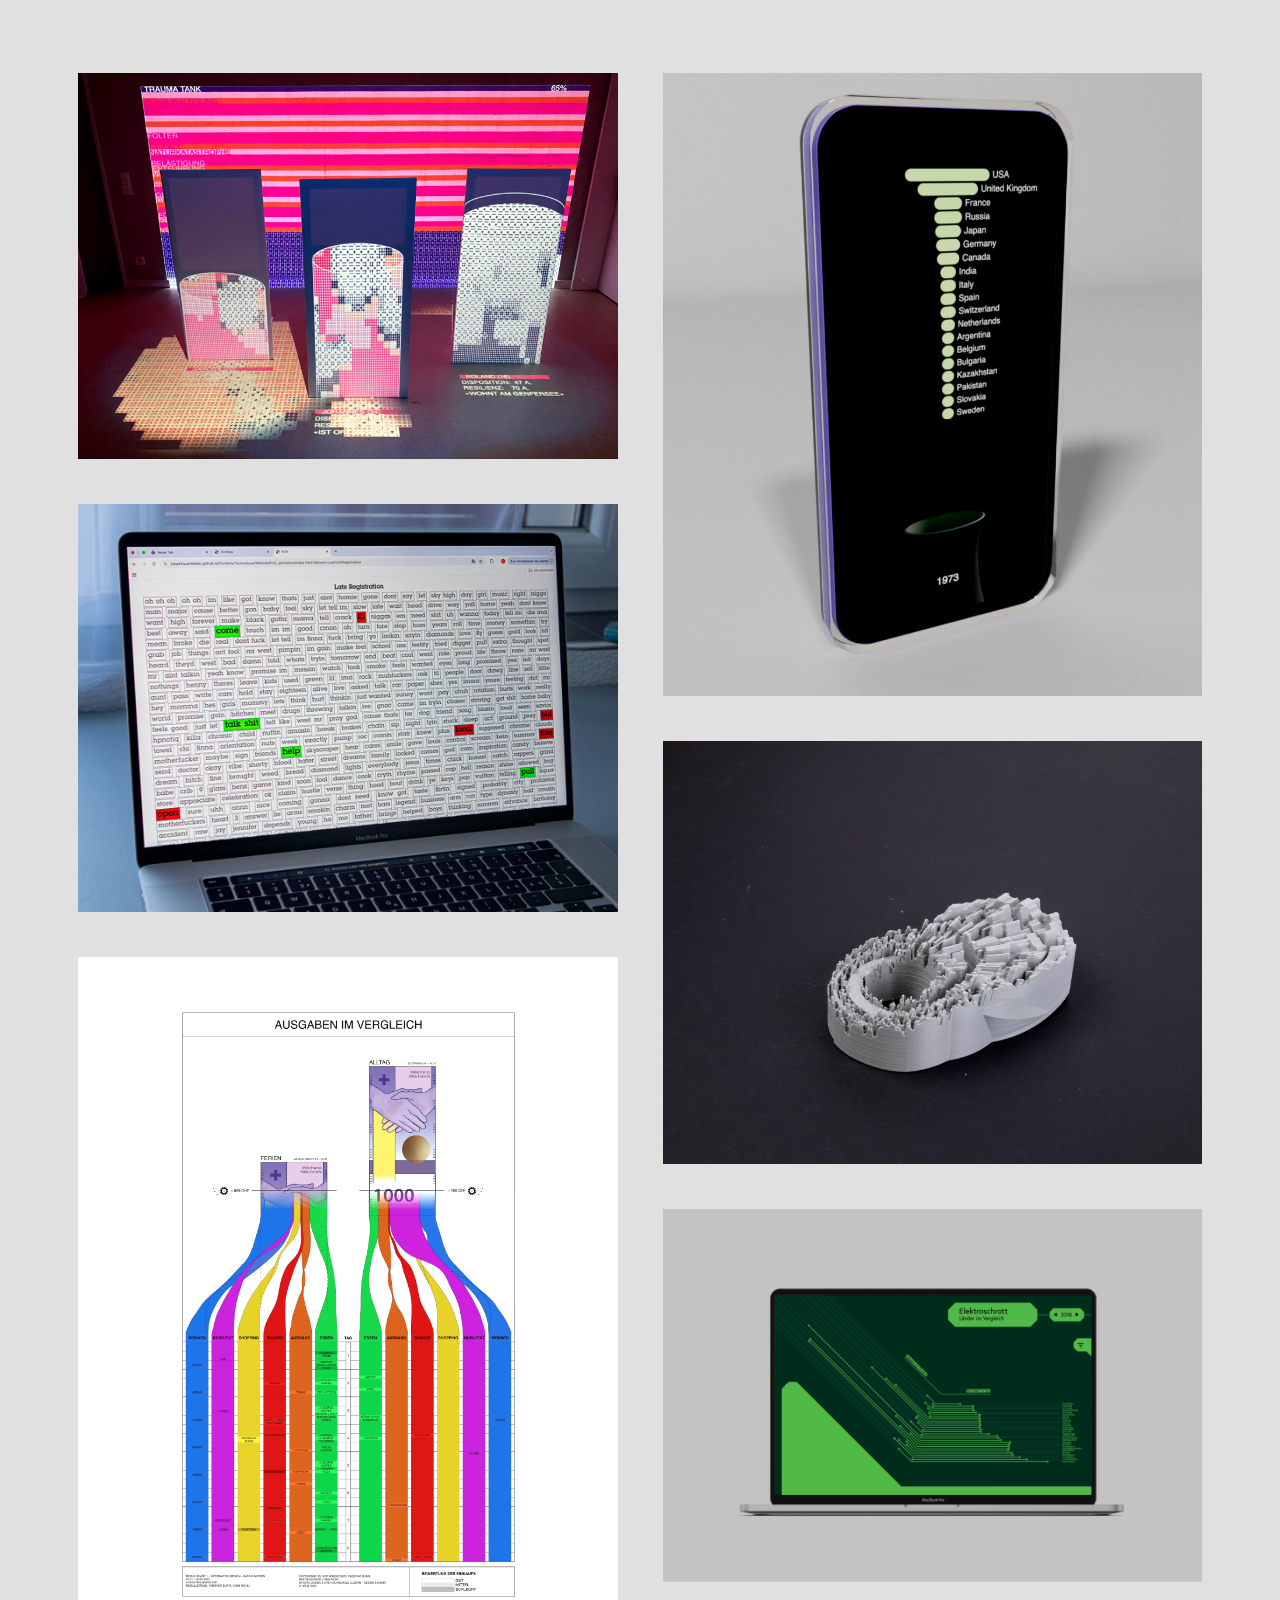
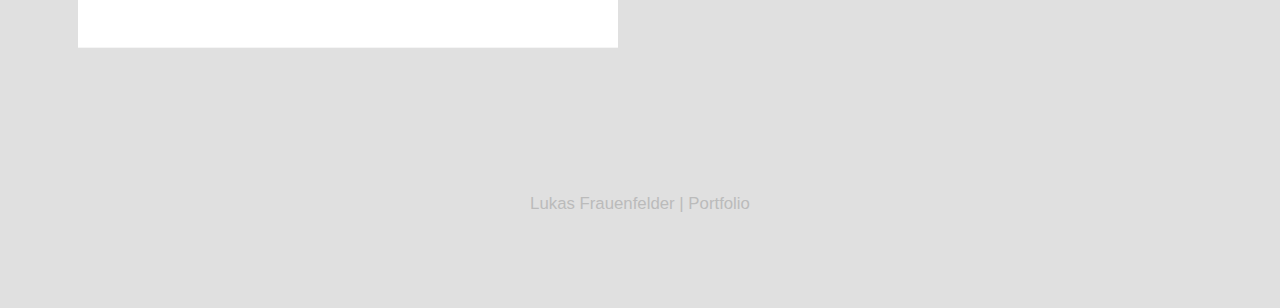
<file: index.html>
<!DOCTYPE html>
<html lang="en">
  <head>
    <link rel="stylesheet" href="style.css" />
    <meta charset="UTF-8" />
    <meta name="viewport" content="width=device-width, initial-scale=1.0" />
    <title>Hauptseite</title>
    <script src="index.js" defer></script>
  </head>
  <body>
    <div class="ContainerProzess">
      <div class="ContentBox">
        <div class="image-row">
          <a href="TraumaTank/index.html">
            <img
              src="Images/Trauma.png"
              alt="Inspiration"
              class="image-1"
              data-title="Trauma Tank"
            />
          </a>
          <a href="Textanalyse/index.html">
            <img src="Images/Kanye.png" data-title="Textanalyse" />
          </a>
          <a href="animiertesPlakat/index.html">
            <img
              src="Images/Plakat.png"
              alt="Experimente"
              class="image-2"
              data-title="Animiertes Plakat"
            />
          </a>
          <a href="Share3/index.html">
            <img
              src="Images/Share.png"
              alt="Code Snippet"
              class="image-4"
              data-title="Entwicklung der Atomkraft"
            />
          </a>
          <a href="Think2/index.html">
            <img
              src="Images/Model.png"
              alt="Erste Umsetzung"
              class="image-3"
              data-title="Data Model"
            />
          </a>
          <a href="Elektroschrott/index.html">
            <img
              src="Images/Elektro.png"
              alt=""
              class="adjustment"
              data-title="Elektroschrott"
            />
          </a>
        </div>
        <h3 class="Trademark">Lukas Frauenfelder | Portfolio</h3>
      </div>
    </div>
  </body>
</html>
</file>
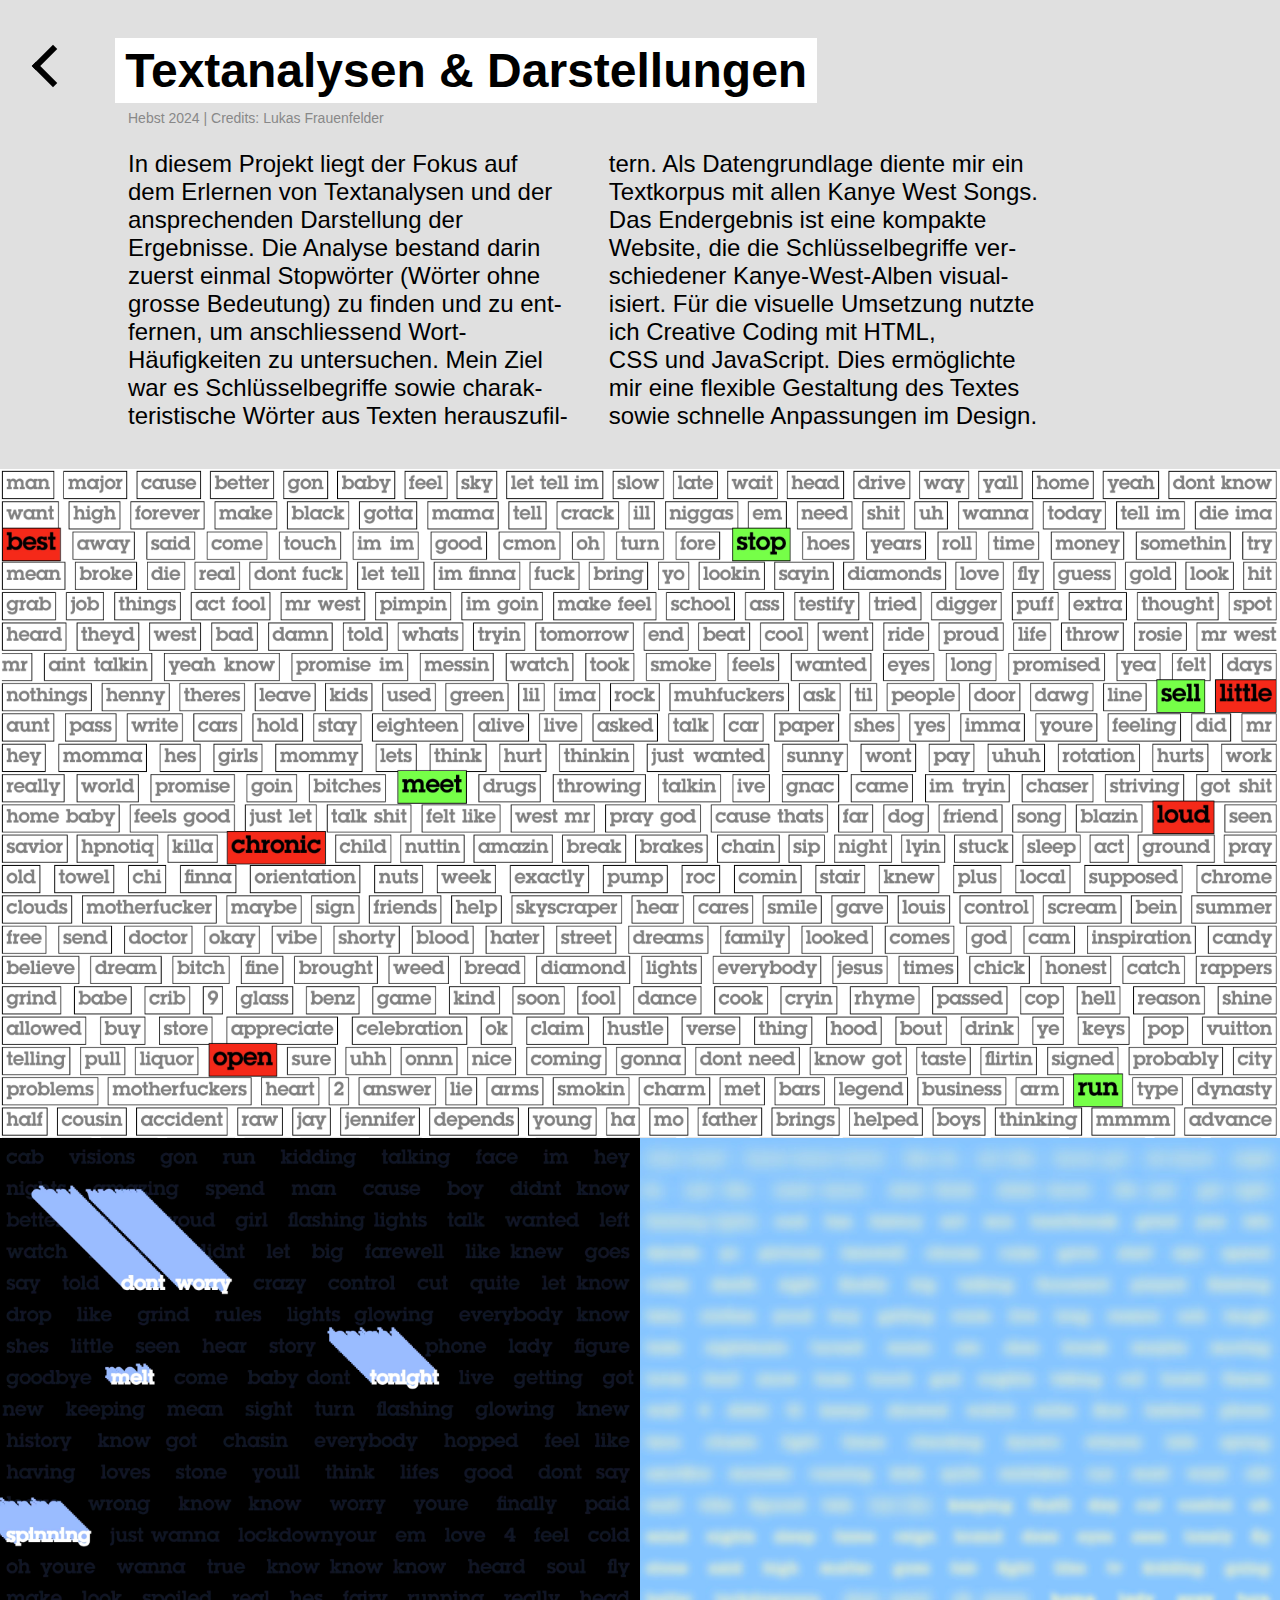
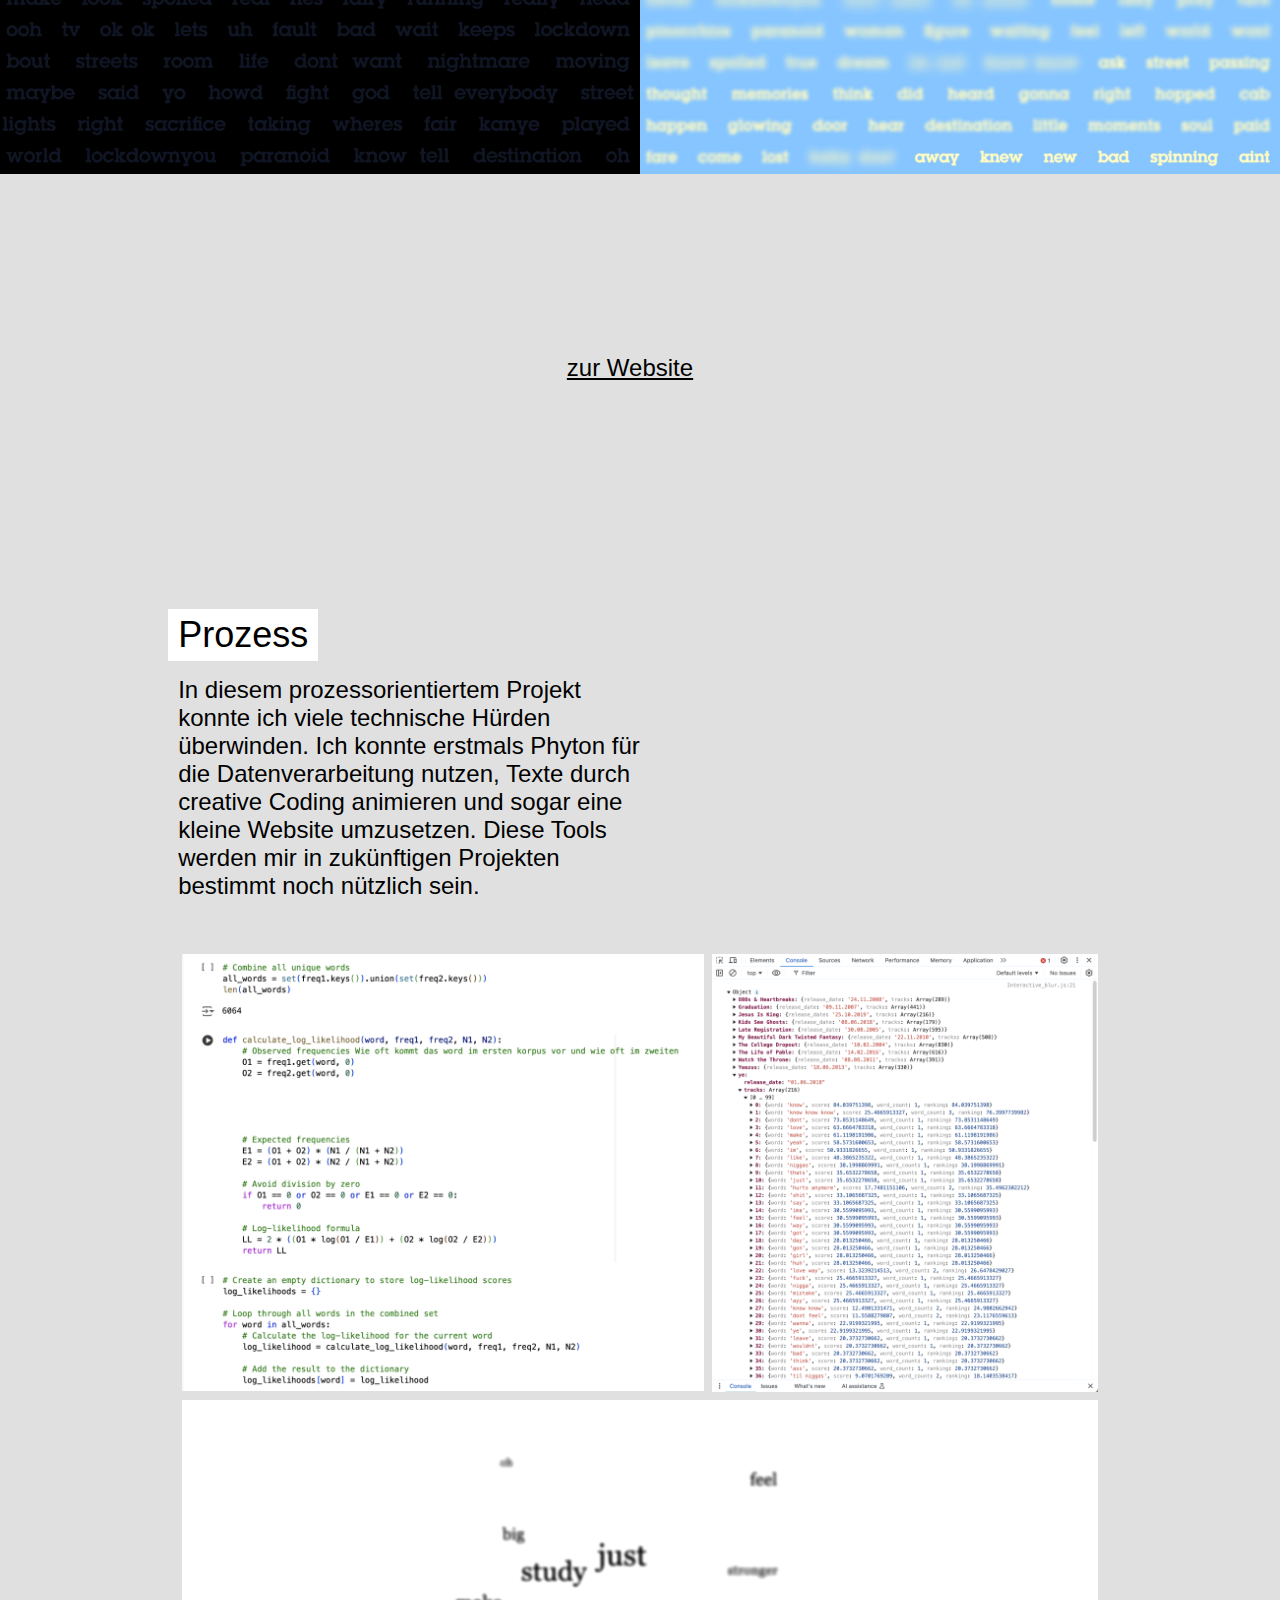
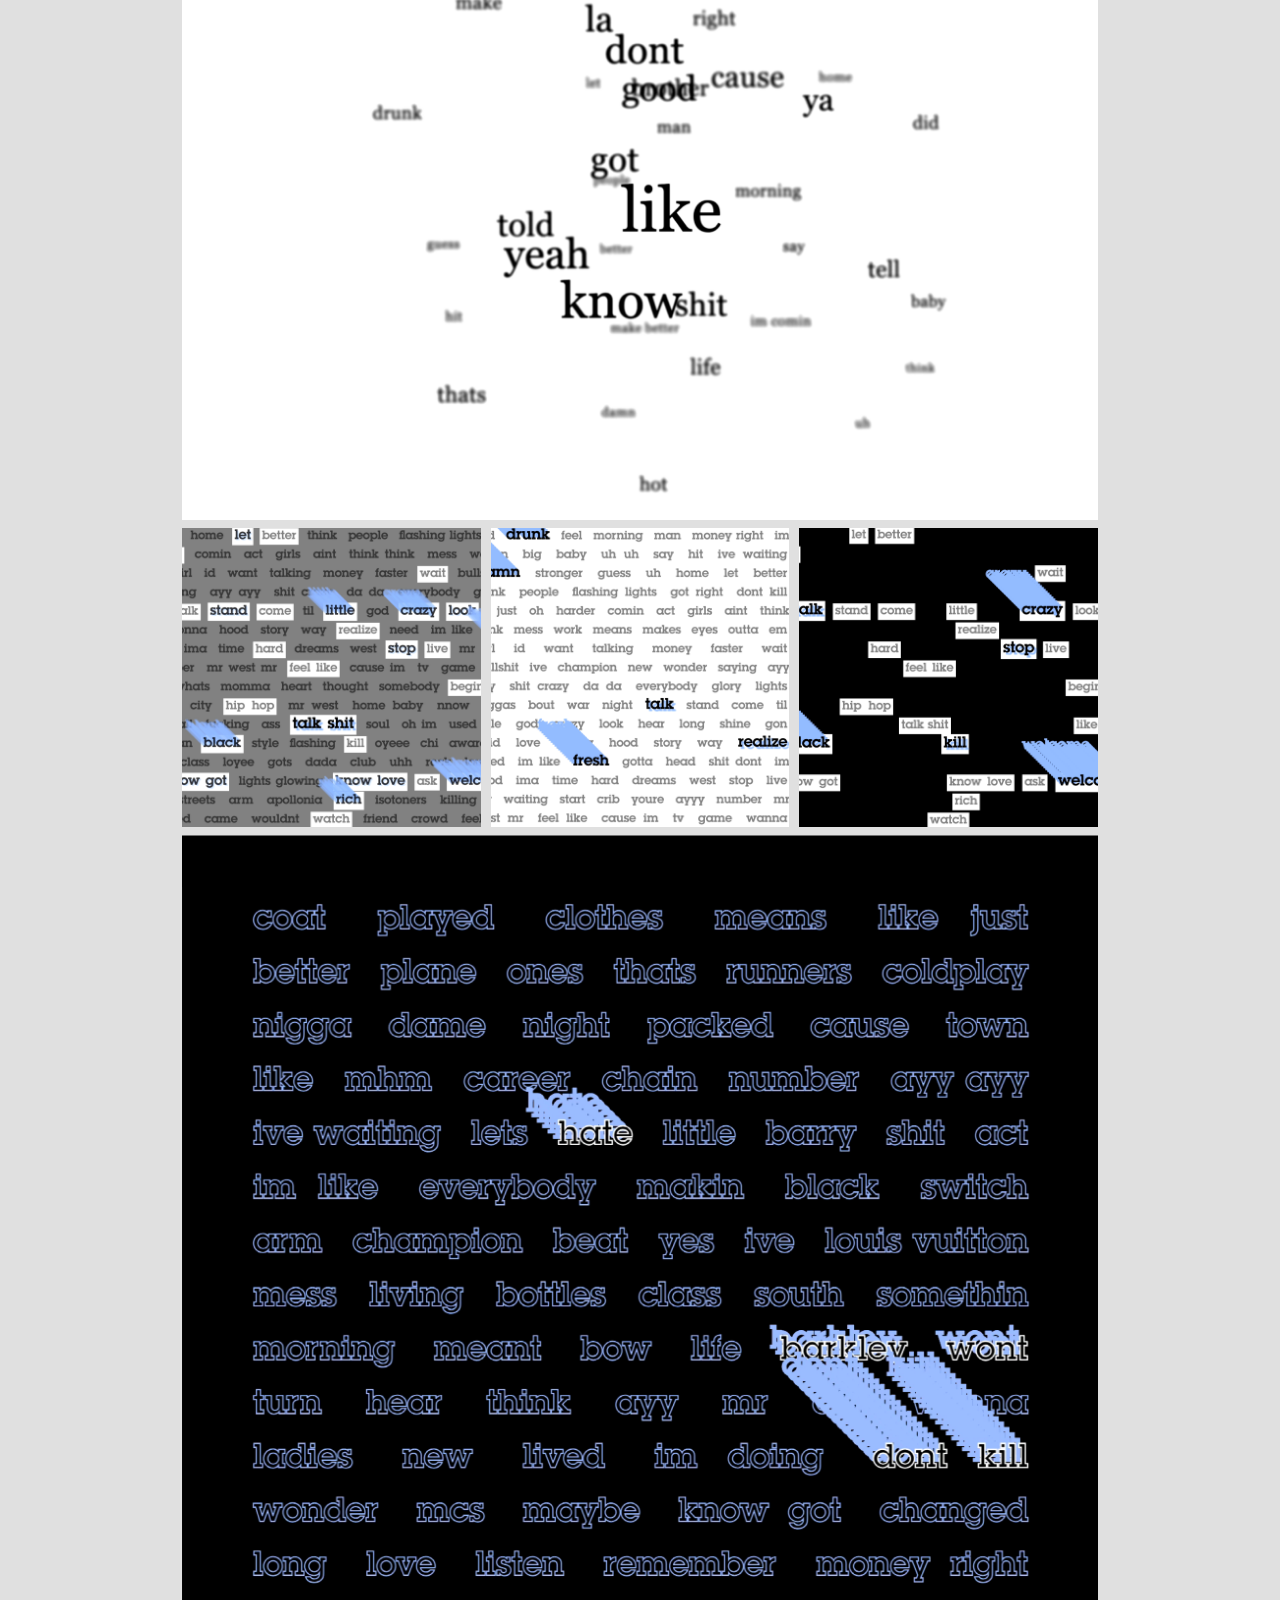
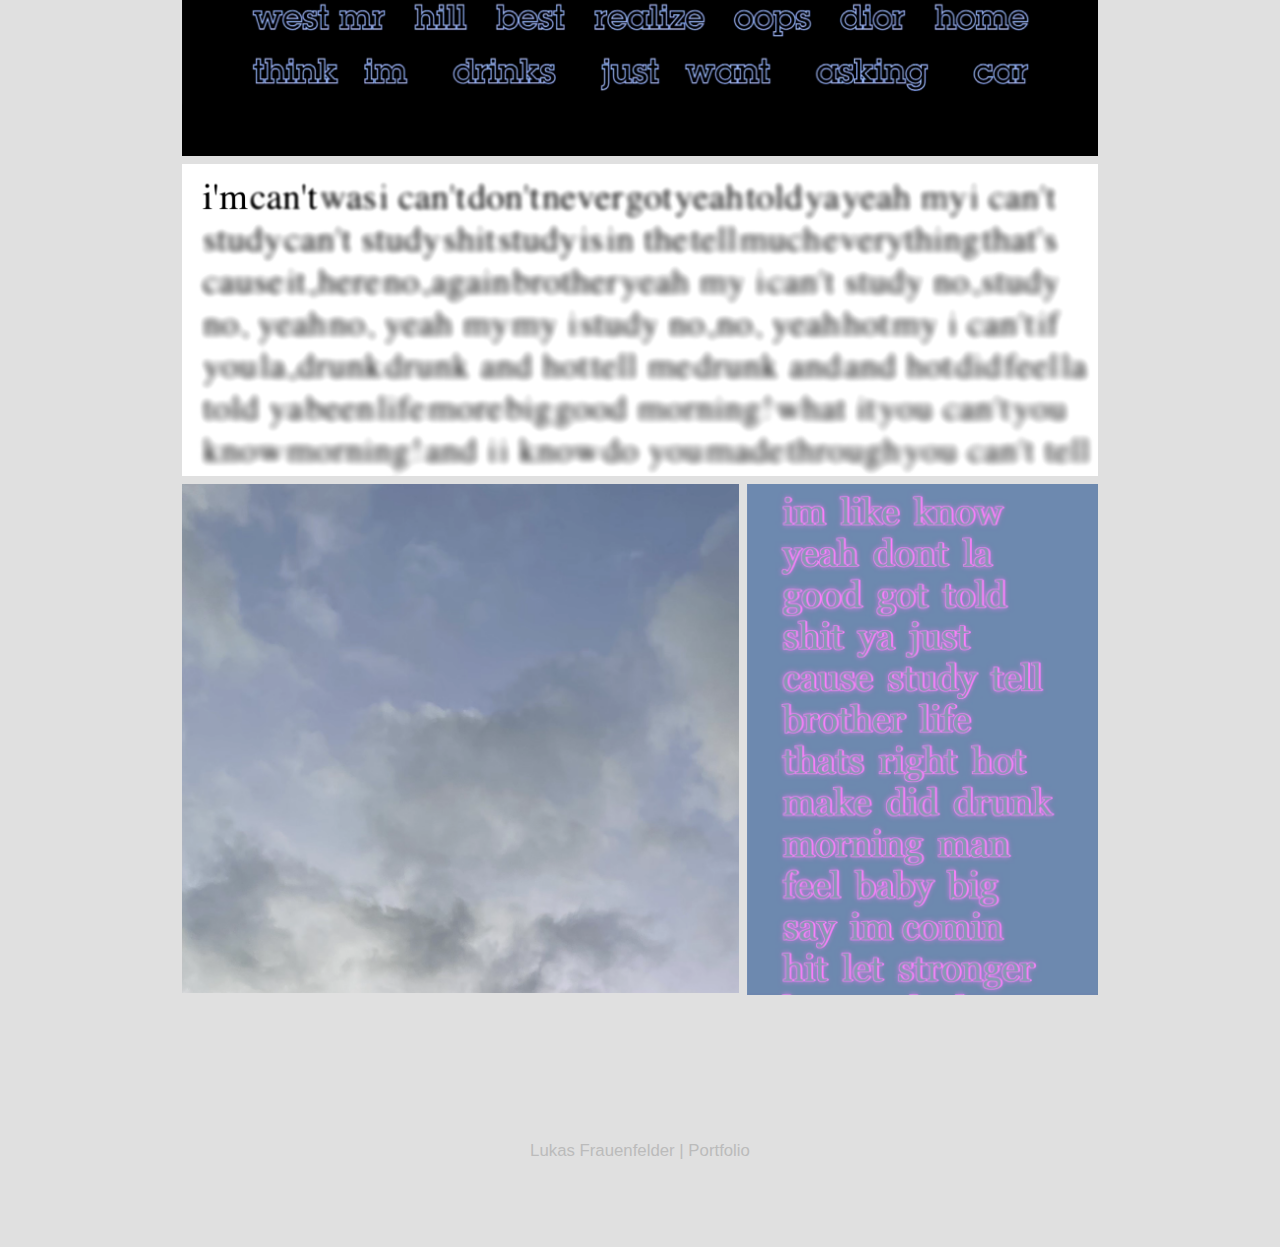
<file: Textanalyse/index.html>
<!DOCTYPE html>
<html lang="en">
  <head>
    <link rel="stylesheet" href="style.css" />
    <meta charset="utf-8" />
    <meta name="viewport" content="width=device-width, initial-scale=1.0" />
    <title>Portfolio</title>
    <script src="libraries/p5.min.js"></script>
    <script src="libraries/p5.sound.min.js"></script>
  </head>

  <body>
    <h1 class="Button"><i class="Weiss"></i></h1>

    <p class="arrow2">
      <a href="../index.html"><i class="arrow"></i></a>
    </p>

    <h1>Textanalysen & Darstellungen</h1>
    <h4 class="hintergrund">Hebst 2024 | Credits: Lukas Frauenfelder</h4>
    <p class="two-columns">
    In diesem Projekt liegt der Fokus auf dem Erlernen von Textanalysen und der ansprechenden Darstellung der Ergebnisse. Die Analyse bestand darin zuerst einmal Stopwörter (Wörter ohne grosse Bedeutung) zu finden und zu entfernen, um anschliessend Wort-Häufigkeiten zu untersuchen. Mein Ziel war es Schlüsselbegriffe sowie charakteristische Wörter aus Texten herauszufiltern. Als Datengrundlage diente mir ein Textkorpus mit allen Kanye West Songs. Das Endergebnis ist eine kompakte Website, die die Schlüsselbegriffe verschiedener Kanye-West-Alben visualisiert.
Für die visuelle Umsetzung nutzte ich Creative Coding mit HTML, CSS und JavaScript. Dies ermöglichte mir eine flexible Gestaltung des Textes sowie schnelle Anpassungen im Design.
    </p>



    <img
      src="images/tempImageflJyNR 1.png"
      alt="Textboxes"
      title="Textboxes"
      style="width: 100%; display: block; border: none"
    />

    <div class="images-wrapper">
      <div class="left_pic">
        <img src="images/tempImagejGjN0P 2.png" alt="Lukas" />
      </div>
      <div class="right_pic">
        <img
          src="images/tempImagejGjN0P 3.png"
          alt="Front-Ansicht"
          
        />
      </div>

      <p class="Link"><a href="Website/index.html"target="_blank" >zur Website</a></p>
      

    <div class="ContainerProzess">
      <div class="ContentBox">
        <h1 class="Prozess">Prozess</h1>
        <p>
          In diesem prozessorientiertem Projekt konnte ich viele technische Hürden überwinden. Ich konnte erstmals Phyton für die Datenverarbeitung nutzen, Texte durch creative Coding animieren und sogar eine kleine Website umzusetzen. Diese Tools werden mir in zukünftigen Projekten bestimmt noch nützlich sein. 
        </p>

        <section class="screenshots">
          <article class="firstImage">
            <img src="images/Prozess/phyton.png" />
          </article>
          <article class="lastImage">
            <img src="images/Prozess/java.png" />
          </article>
        </section>

        <img
        src="images/Prozess/wordCloud.png"
        alt="ErsteUmsetzung"
        class="center"
      />
        
        <div class="centered-images">
          <img src="images/Prozess/Karusell1.png" alt="Konzept" />
          <img src="images/Prozess/Karusell2.png" alt="Experimente" />
          <img src="images/Prozess/Karusell3.png" alt="Experimente" />
        </div>

        <img
        src="images/Prozess/Group 13.png"
        alt="ErsteUmsetzung"
        class="center"
      />
      <img
      src="images/Prozess/tempImageB7EaYi 1.png"
      alt="ErsteUmsetzung"
      class="center"
    />

    <section class="screenshots2">
      <article class="firstImage2">
        <img src="images/Prozess/tempImagevNoiiF 2.png" />
      </article>
      <article class="lastImage2">
        <img src="images/Prozess/tempImageoOCmrE 1.png" />
      </article>
    </section>


       
        <h3 class="Trademark">Lukas Frauenfelder | Portfolio</h3>
      </div>
    </div>
  </body>
</html>
</file>
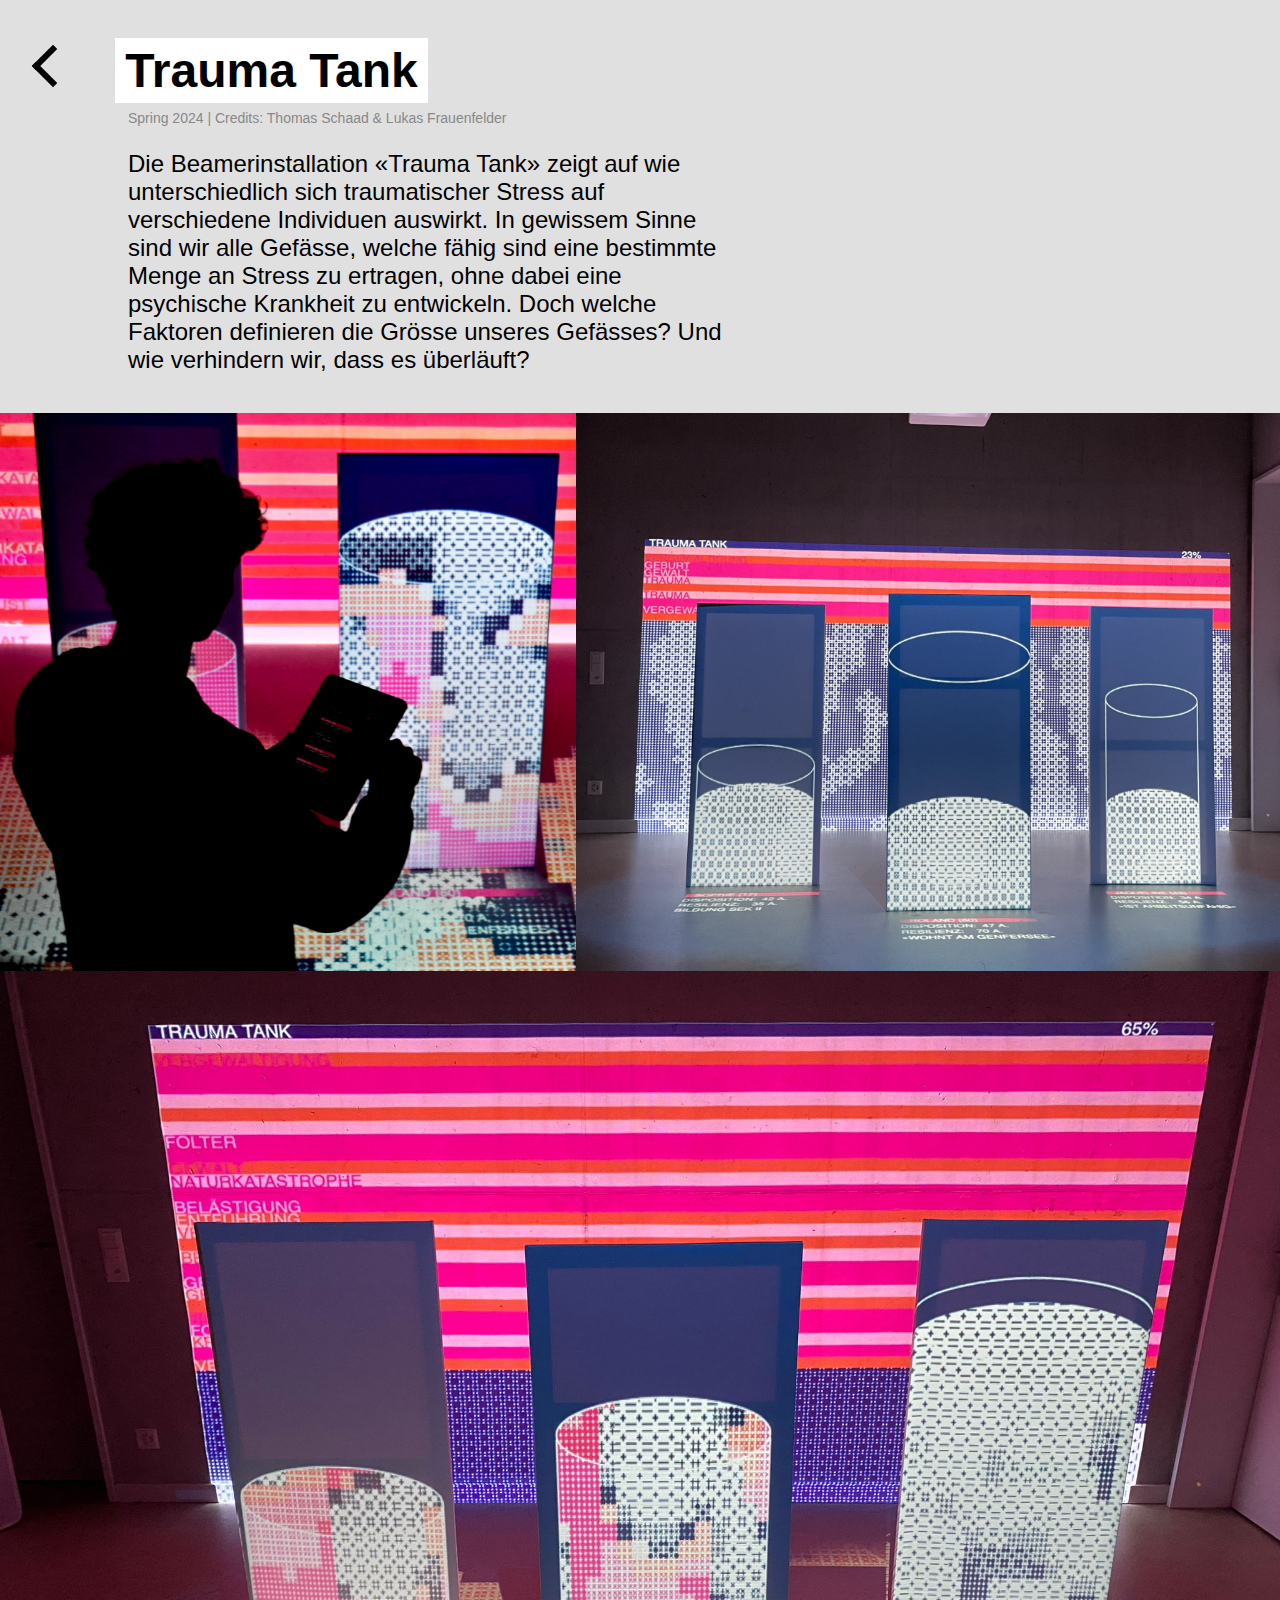
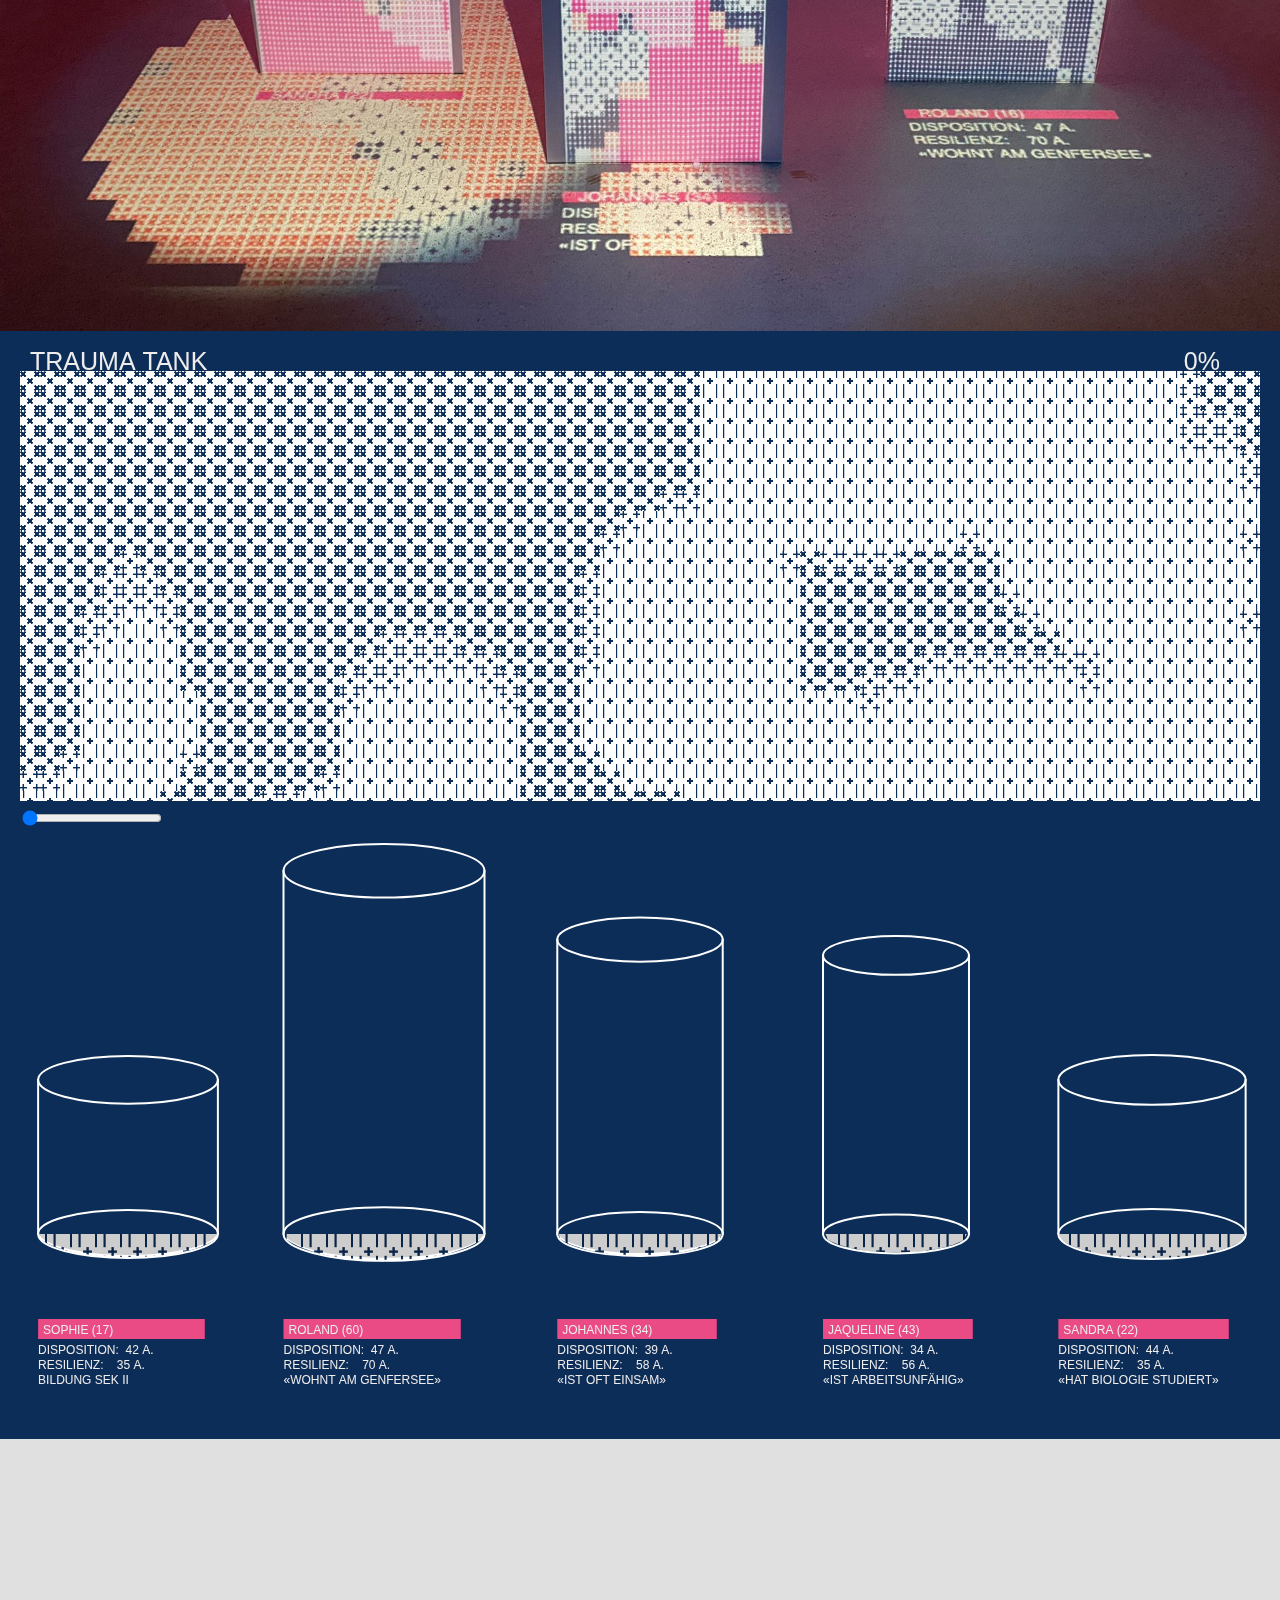
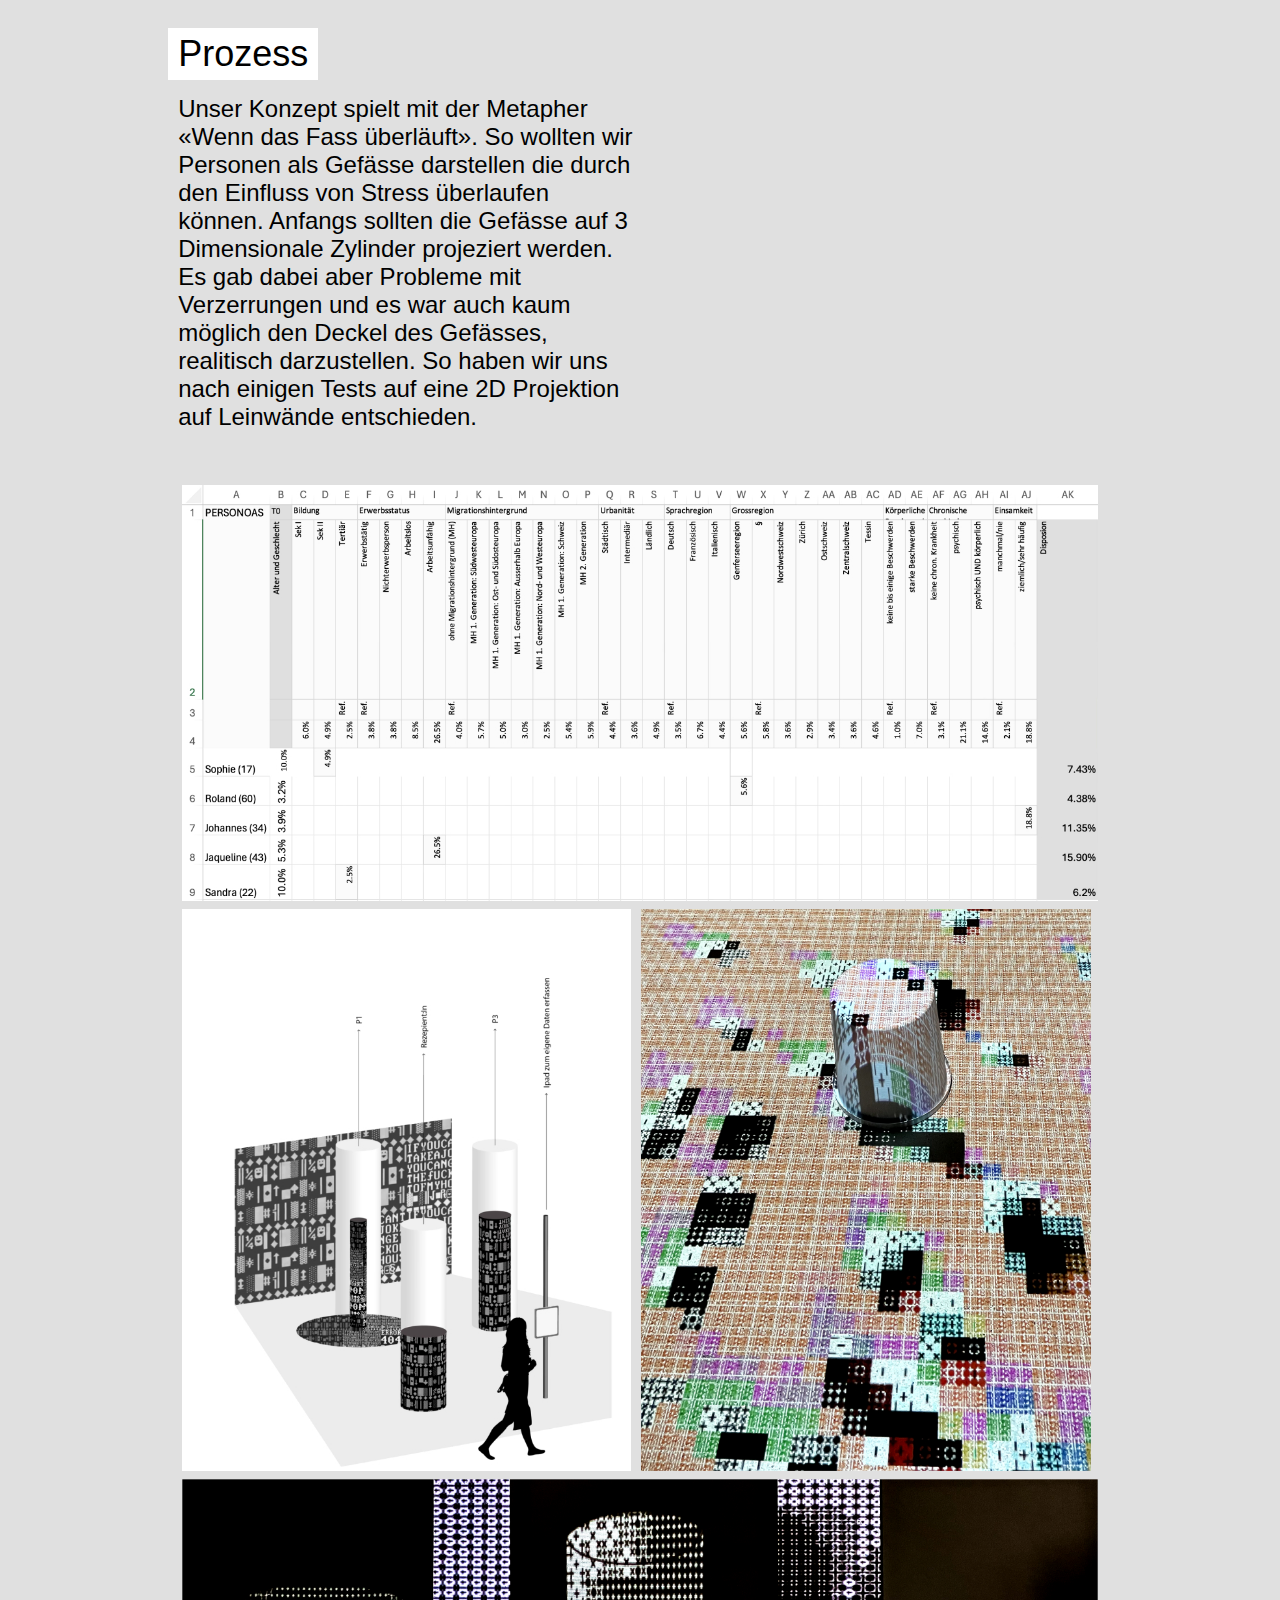
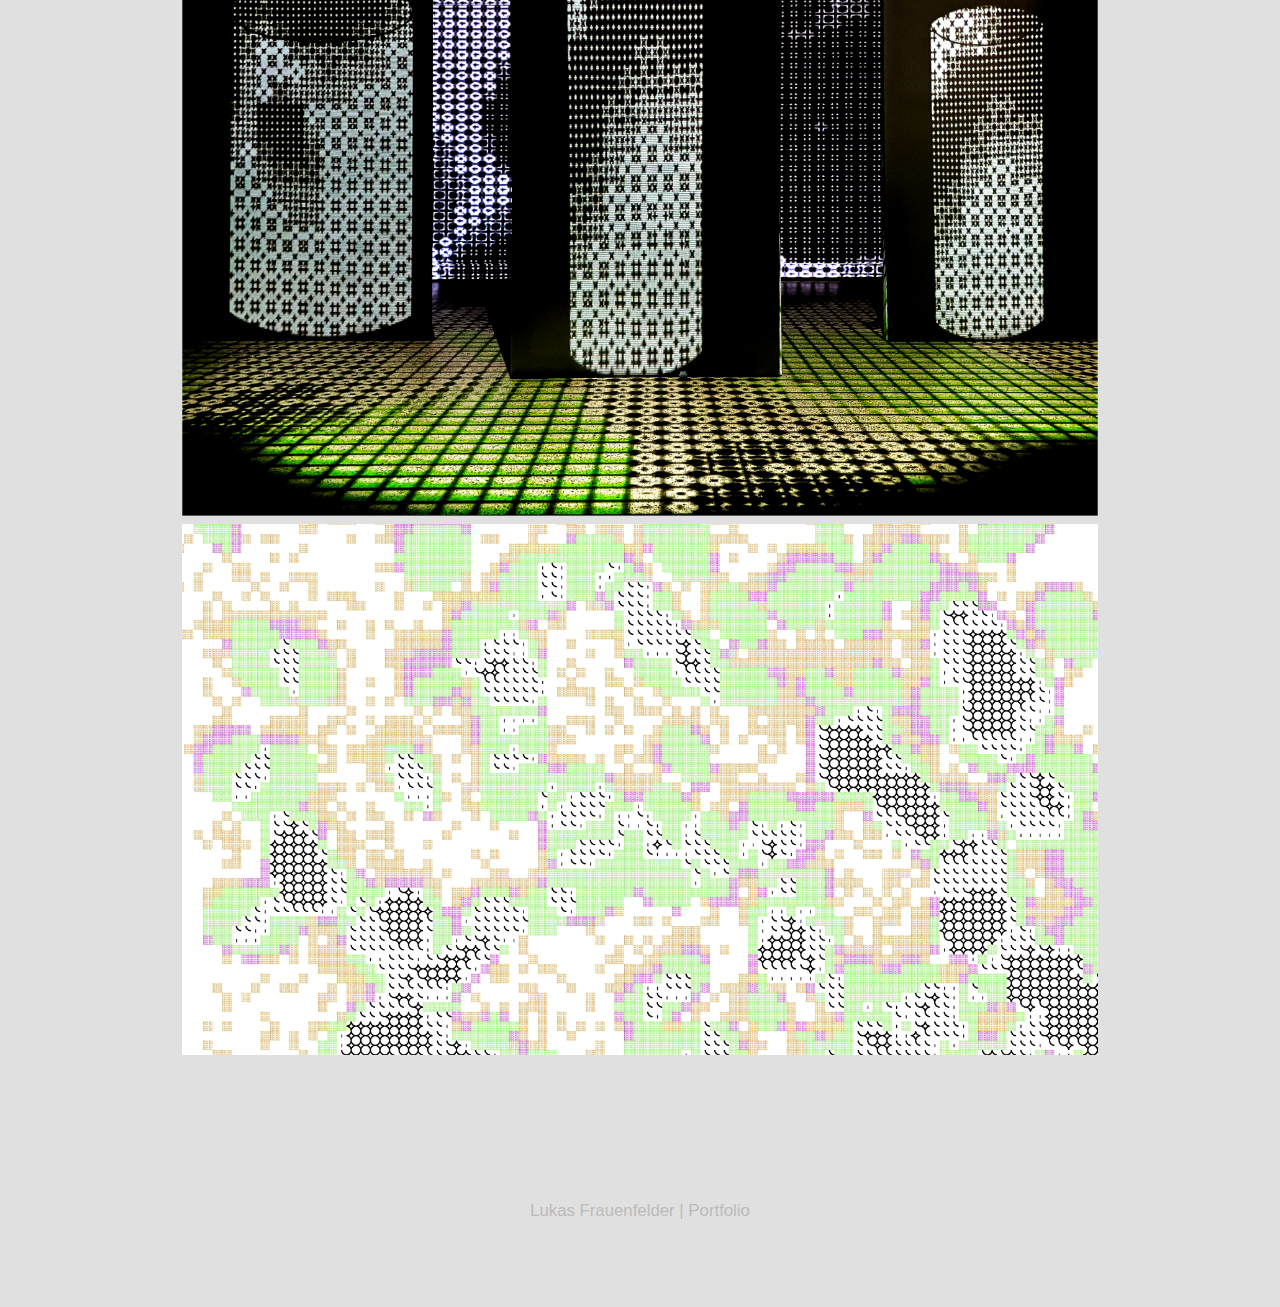
<file: TraumaTank/index.html>
<!DOCTYPE html>
<html lang="en">
  <head>
    <link rel="stylesheet" href="style.css" />
    <meta charset="utf-8" />
    <meta name="viewport" content="width=device-width, initial-scale=1.0" />
    <title>Portfolio</title>
    <script src="libraries/p5.min.js"></script>
    <script src="libraries/p5.sound.min.js"></script>

    <script src="js/sketch1.js"defer></script>
    <script src="js/Canvas1.js"></script>
    <script src="js/Canvas2.js"></script>
    <script src="js/Canvas3.js"></script>
    <script src="js/Canvas4.js"></script>
    <script src="js/Canvas5.js"></script>
  </head>

  <body>
    <h1 class="Button"><i class="Weiss"></i></h1>

    <p class="arrow2">
      <a href="../index.html"><i class="arrow"></i></a>
    </p>

    <h1>Trauma Tank</h1>
    <h4 class="hintergrund">
      Spring 2024 | Credits: Thomas Schaad & Lukas Frauenfelder
    </h4>
    <p>
      Die Beamerinstallation «Trauma Tank» zeigt auf wie unterschiedlich sich
      traumatischer Stress auf verschiedene Individuen auswirkt. In gewissem
      Sinne sind wir alle Gefässe, welche fähig sind eine bestimmte Menge an
      Stress zu ertragen, ohne dabei eine psychische Krankheit zu entwickeln.
      Doch welche Faktoren definieren die Grösse unseres Gefässes? Und wie
      verhindern wir, dass es überläuft?
    </p>

    <div class="images-wrapper">
      <div class="left_pic"><img src="images/Lukas.jpg" alt="Lukas" /></div>
      <div class="right_pic">
        <img src="images/Front2.jpg" alt="Front-Ansicht" style="width: 101%" />
      </div>
    </div>
    <img
      src="images/Haupt.jpeg"
      alt="Trauma Tank"
      title="Installation"
      style="width: 100%; display: block; border: none"
    />
    <div class="containerSketch1">
      <div id="sketch1"></div>
    </div>
    <div class="container">
      <div id="Person1"></div>
      <div id="Person2"></div>
      <div id="Person3"></div>
      <div id="Person4"></div>
      <div id="Person5"></div>
    </div>

    <div class="ContainerProzess">
      <div class="ContentBox">
        <h1 class="Prozess">Prozess</h1>
        <p>
          Unser Konzept spielt mit der Metapher «Wenn das Fass überläuft». So
          wollten wir Personen als Gefässe darstellen die durch den Einfluss von
          Stress überlaufen können. Anfangs sollten die Gefässe auf 3
          Dimensionale Zylinder projeziert werden. Es gab dabei aber Probleme
          mit Verzerrungen und es war auch kaum möglich den Deckel des Gefässes,
          realitisch darzustellen. So haben wir uns nach einigen Tests auf eine
          2D Projektion auf Leinwände entschieden.
        </p>
        <img src="images/Prozess/Daten.jpg" alt="Daten" class="center" />
        <div class="centered-images">
          <img src="images/Prozess/Konzept.jpg" alt="Konzept" />
          <img src="images/Prozess/Experimente.jpg" alt="Experimente" />
        </div>
        <img
          src="images/Prozess/ErsteUmsetzung.jpg"
          alt="ErsteUmsetzung"
          class="center"
        />
        <img
          src="images/Prozess/CodeSnipped.jpg"
          alt="Code Snipped"
          class="center"
        />
        <h3 class="Trademark">Lukas Frauenfelder | Portfolio</h3>
      </div>
    </div>
  </body>
</html>
</file>
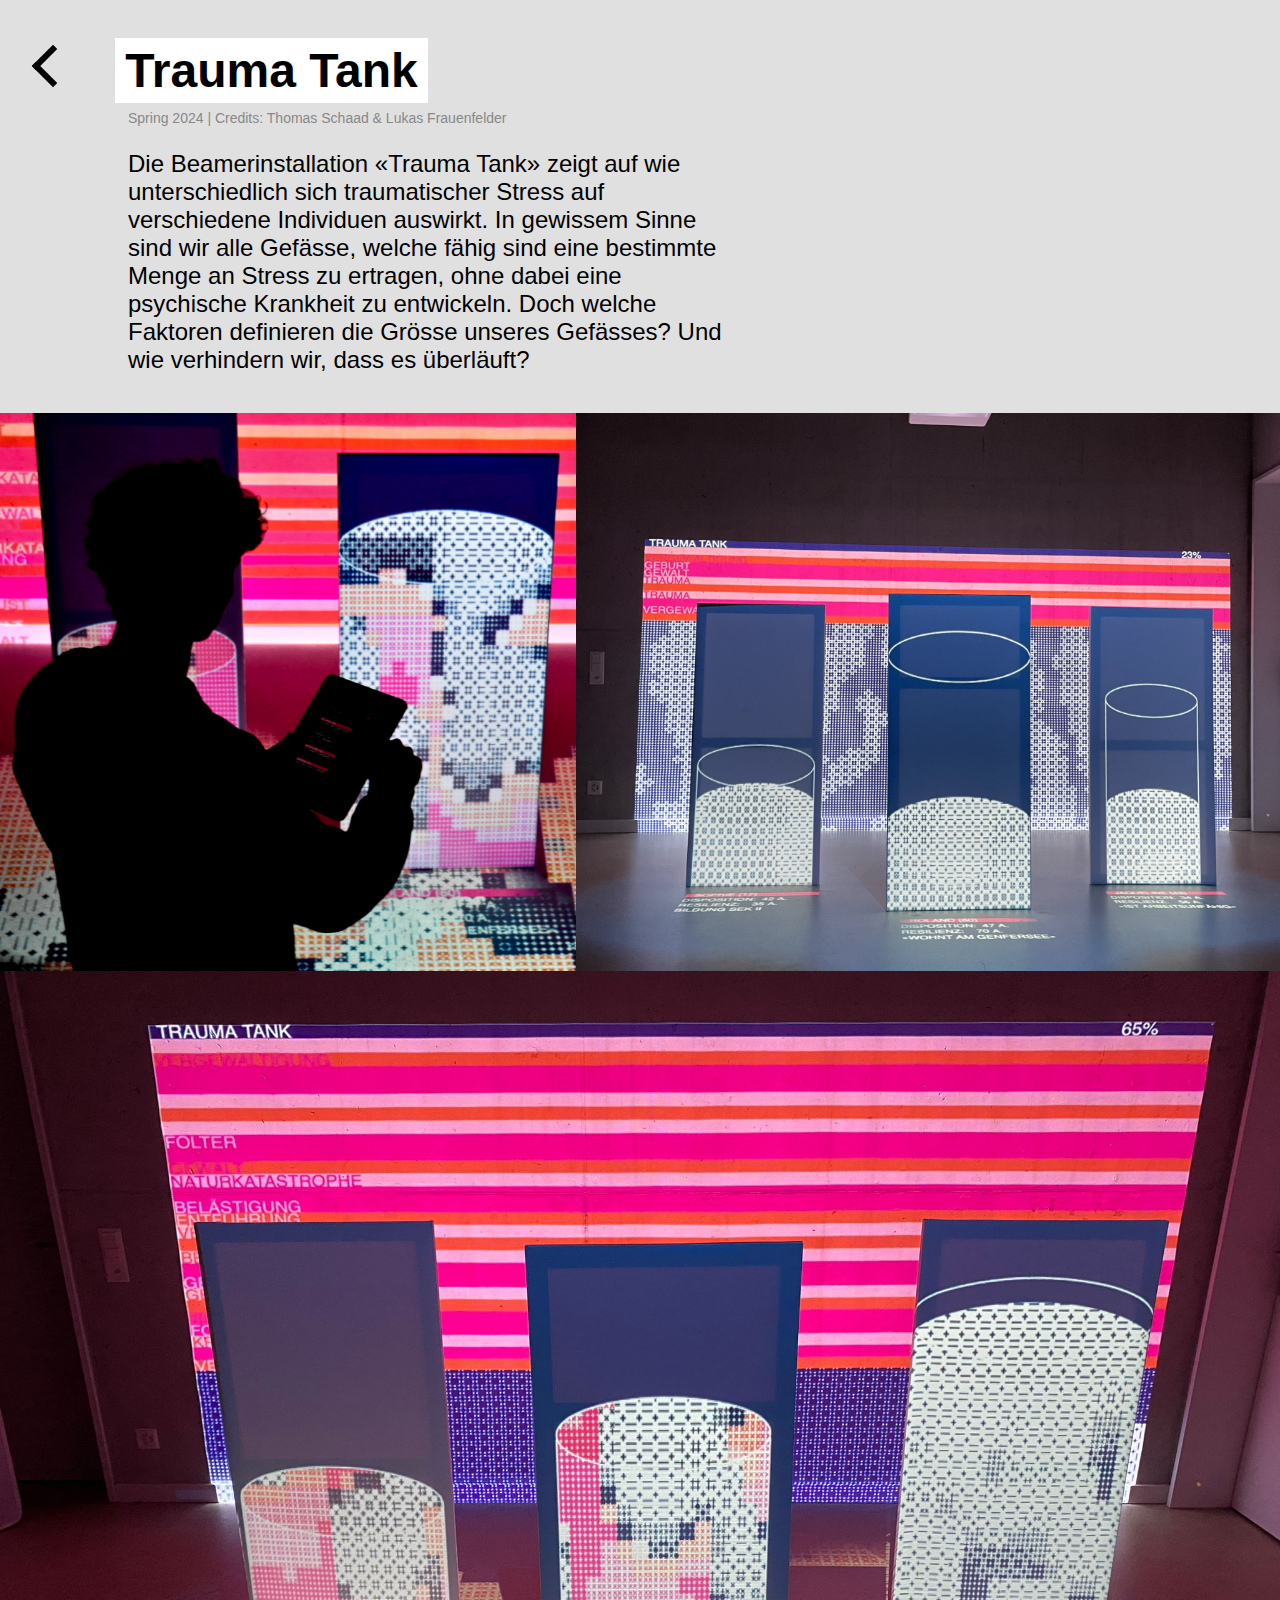
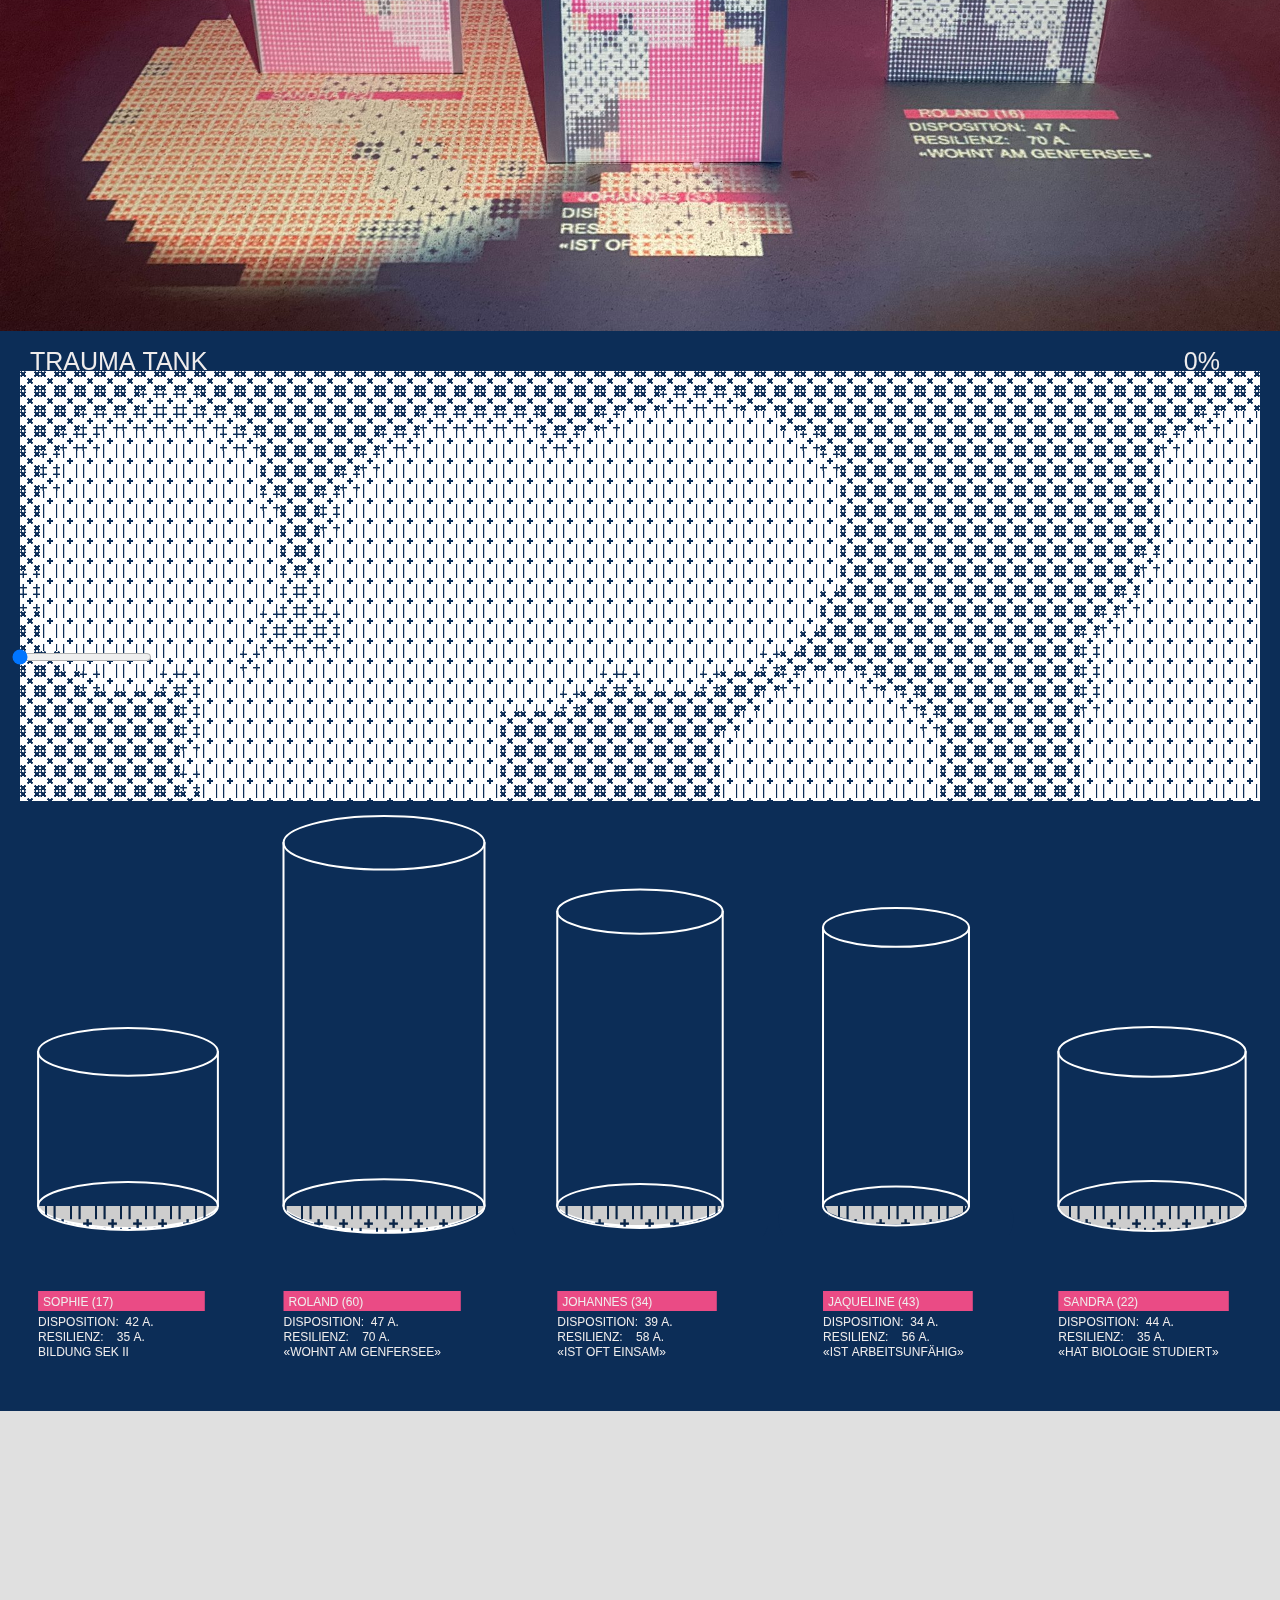
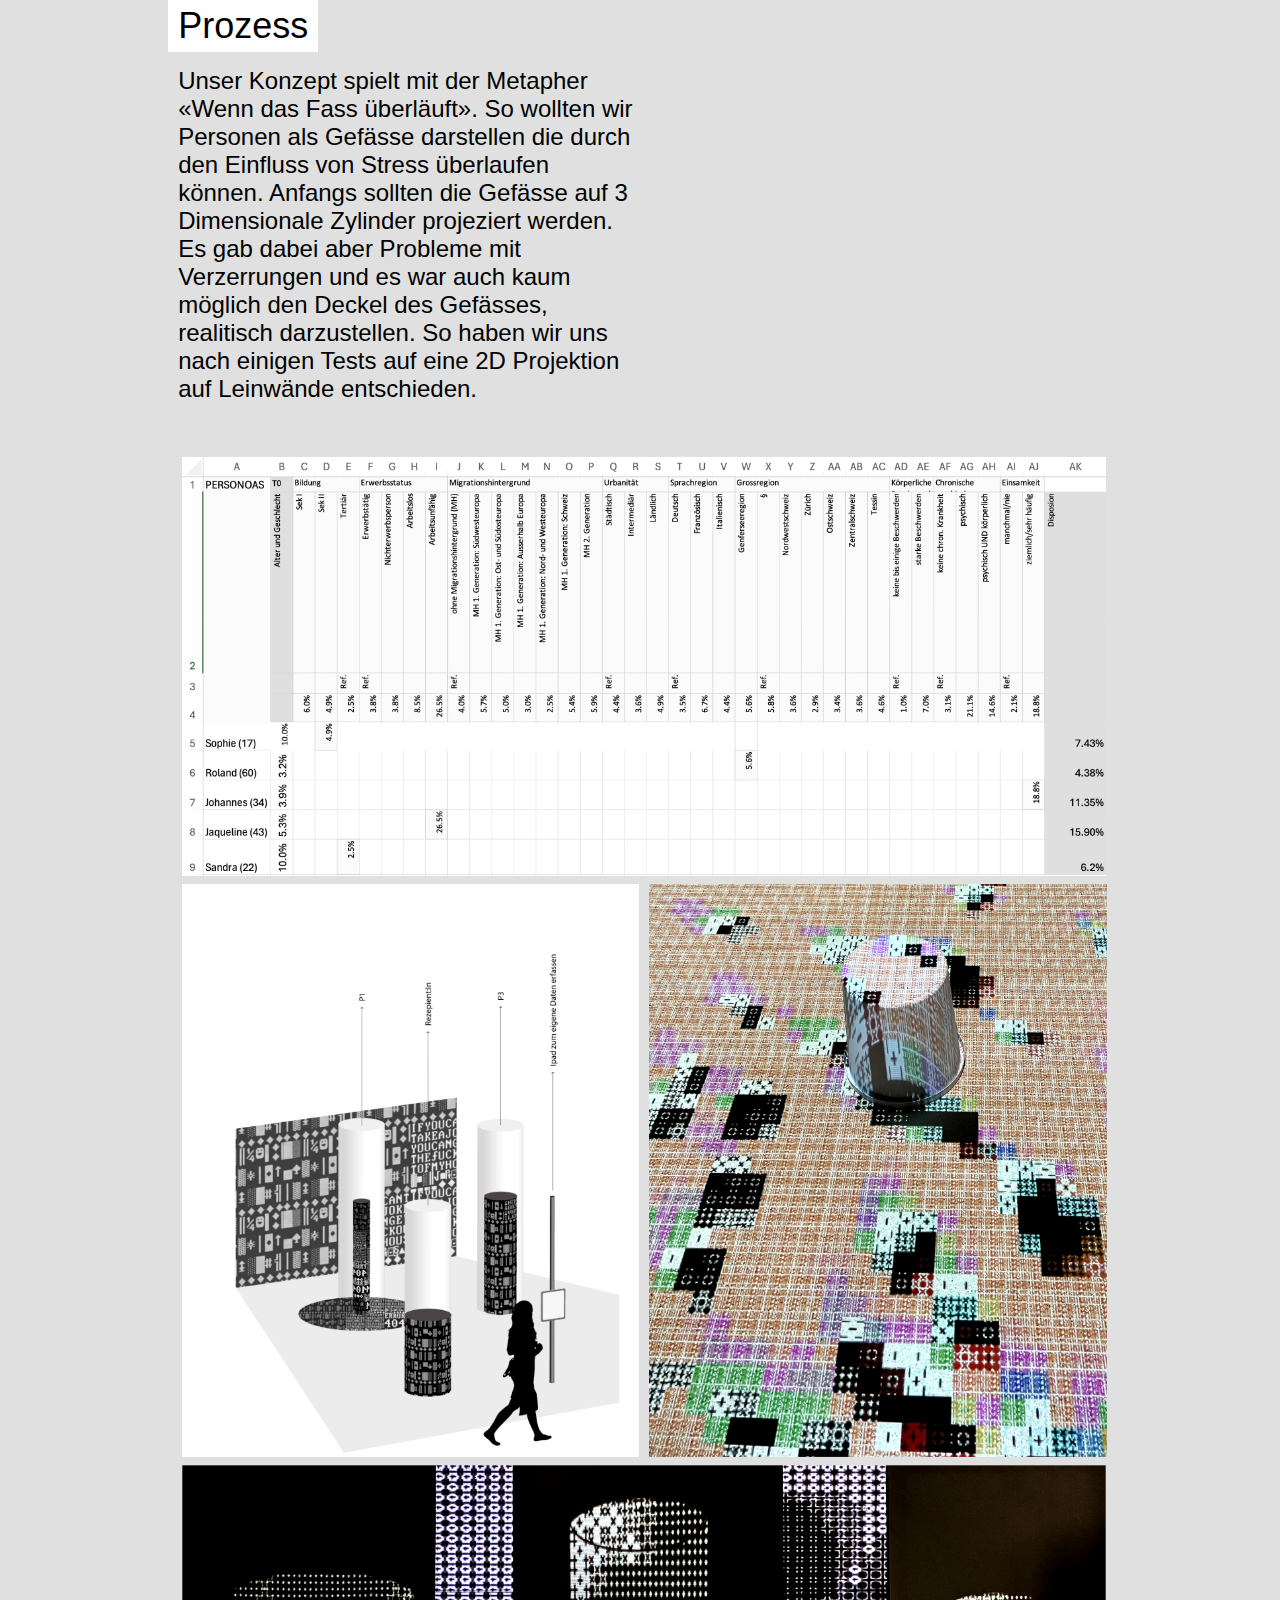
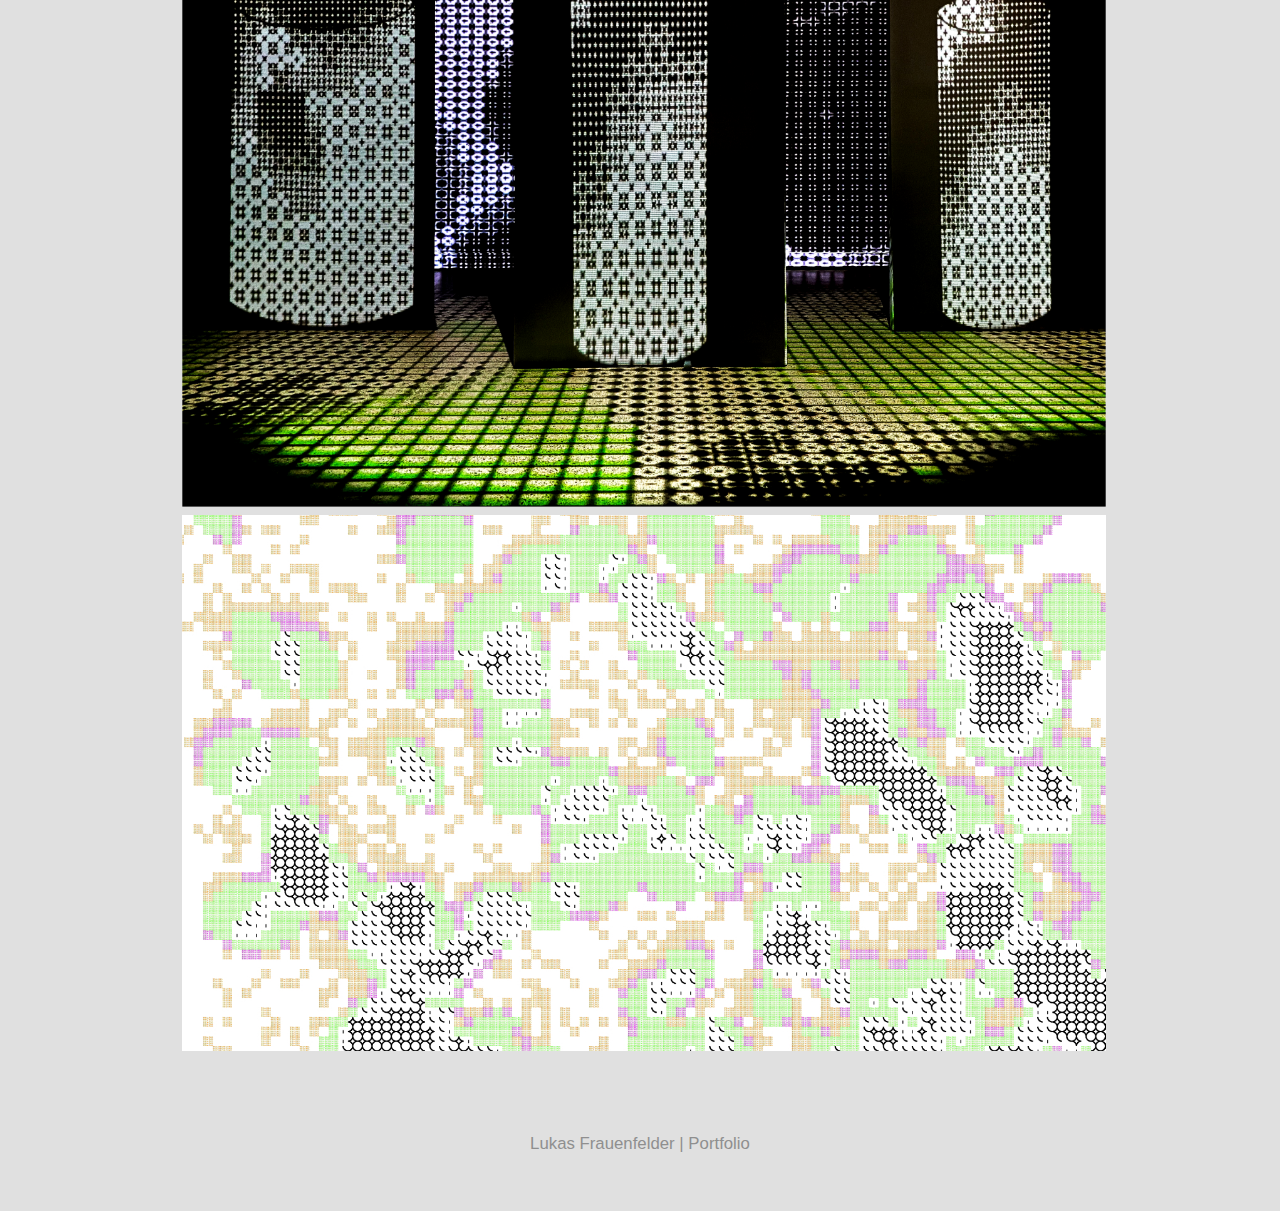
<file: first_steps/TraumaTank/index.html>
<!DOCTYPE html>
<html lang="en">
  <head>
    <link rel="stylesheet" href="style.css" />
    <meta charset="utf-8" />
    <meta name="viewport" content="width=device-width, initial-scale=1.0" />
    <title>Portfolio</title>
    <script src="libraries/p5.min.js"></script>
    <script src="libraries/p5.sound.min.js"></script>

    <script src="js/sketch1.js"></script>
    <script src="js/Canvas1.js"></script>
    <script src="js/Canvas2.js"></script>
    <script src="js/Canvas3.js"></script>
    <script src="js/Canvas4.js"></script>
    <script src="js/Canvas5.js"></script>
  </head>

  <body>
    <h1 class="Button"><i class="Weiss"></i></h1>

    <p class="arrow2">
      <a href="../Hauptseite.html"><i class="arrow"></i></a>
    </p>

    <h1>Trauma Tank</h1>
    <h4 class="hintergrund">
      Spring 2024 | Credits: Thomas Schaad & Lukas Frauenfelder
    </h4>
    <p>
      Die Beamerinstallation «Trauma Tank» zeigt auf wie unterschiedlich sich
      traumatischer Stress auf verschiedene Individuen auswirkt. In gewissem
      Sinne sind wir alle Gefässe, welche fähig sind eine bestimmte Menge an
      Stress zu ertragen, ohne dabei eine psychische Krankheit zu entwickeln.
      Doch welche Faktoren definieren die Grösse unseres Gefässes? Und wie
      verhindern wir, dass es überläuft?
    </p>

    <div class="images-wrapper">
      <div class="left_pic"><img src="images/Lukas.jpg" alt="Lukas" /></div>
      <div class="right_pic">
        <img src="images/Front2.jpg" alt="Front-Ansicht" style="width: 101%" />
      </div>
    </div>
    <img
      src="images/Haupt.jpeg"
      alt="Trauma Tank"
      title="Installation"
      style="width: 100%; display: block; border: none"
    />
    <div class="containerSketch1">
      <div id="sketch1"></div>
    </div>
    <div class="container">
      <div id="Person1"></div>
      <div id="Person2"></div>
      <div id="Person3"></div>
      <div id="Person4"></div>
      <div id="Person5"></div>
    </div>

    <div class="ContainerProzess">
      <div class="ContentBox">
        <h1 class="Prozess">Prozess</h1>
        <p>
          Unser Konzept spielt mit der Metapher «Wenn das Fass überläuft». So
          wollten wir Personen als Gefässe darstellen die durch den Einfluss von
          Stress überlaufen können. Anfangs sollten die Gefässe auf 3
          Dimensionale Zylinder projeziert werden. Es gab dabei aber Probleme
          mit Verzerrungen und es war auch kaum möglich den Deckel des Gefässes,
          realitisch darzustellen. So haben wir uns nach einigen Tests auf eine
          2D Projektion auf Leinwände entschieden.
        </p>
        <img src="images/Prozess/Daten.jpg" alt="Daten" class="center" />
        <div class="centered-images">
          <img src="images/Prozess/Konzept.jpg" alt="Konzept" />
          <img src="images/Prozess/Experimente.jpg" alt="Experimente" />
        </div>
        <img
          src="images/Prozess/ErsteUmsetzung.jpg"
          alt="ErsteUmsetzung"
          class="center"
        />
        <img
          src="images/Prozess/CodeSnipped.jpg"
          alt="Code Snipped"
          class="center"
          style="padding-bottom: 100px"
        />
        <h3 class="Trademark">Lukas Frauenfelder | Portfolio</h3>
      </div>
    </div>
  </body>
</html>
</file>
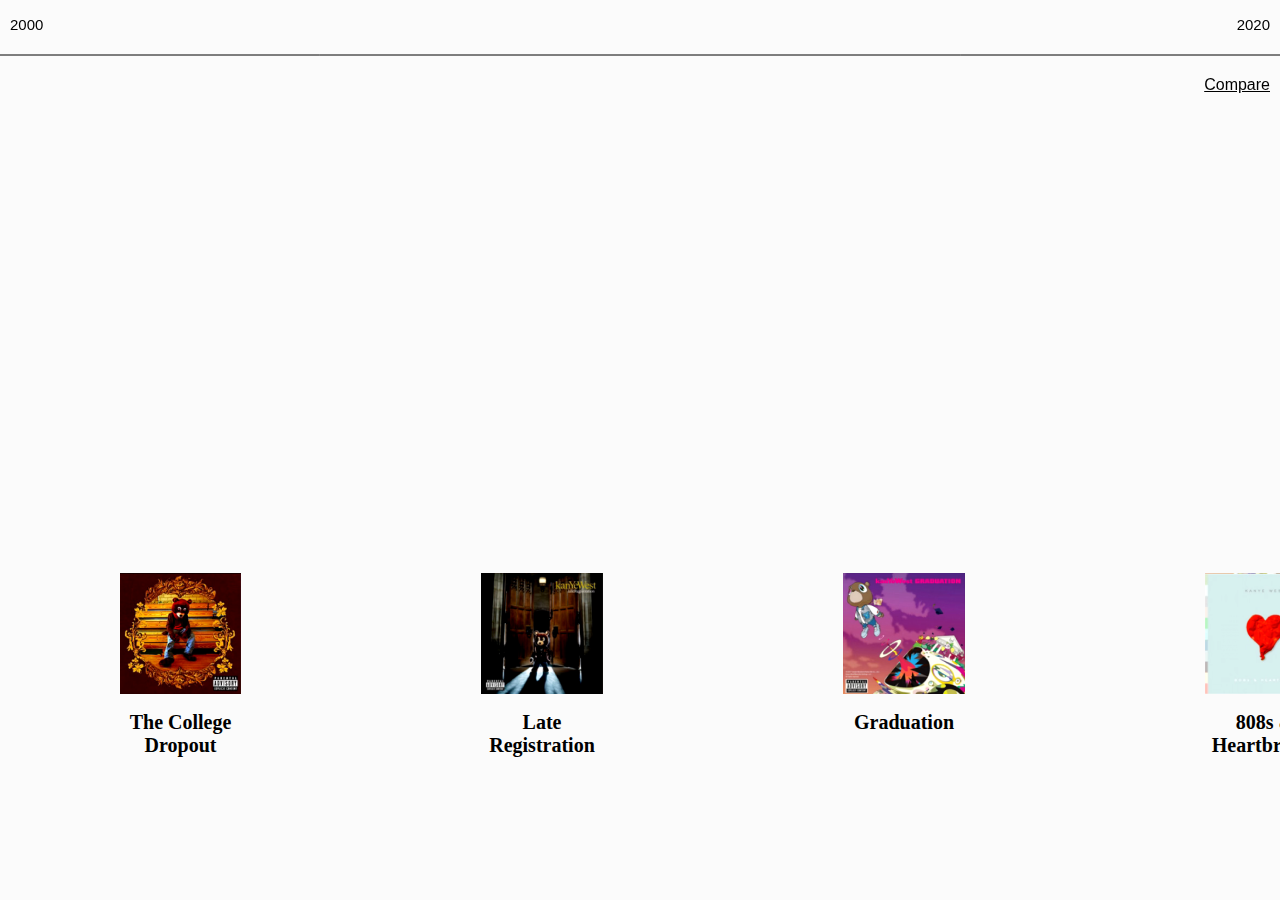
<file: Textanalyse/Website/index.html>
<!DOCTYPE html>
<html lang="en">
  <head>
    <meta charset="utf-8" />
    <meta name="viewport" content="width=device-width, initial-scale=1.0" />

    <title>Kanye Analyse</title>

    <link rel="stylesheet" type="text/css" href="style.css" />
    <!-- <script src="https://d3js.org/d3.v6.min.js"></script> -->

    <script src="libraries/p5.min.js"></script>
    <script src="libraries/p5.sound.min.js"></script>

    <script src="Interactive_blur.js" defer></script>
  </head>

  <body>
    <!-- <script src="blurry.js"></script> -->
    <div id="p5" style="position: fixed"></div>

    <p class="Button">
      <a href="javascript:void(0)" onclick="navigateToNewPage()">Compare</a>
    </p>

    <div class="Textboxes">
      <div class="Album1">
        <p class="txt"></p>
        <img src="assets/Album_covers/The_College_Dopout.png" alt="" />
        <h1 class="titles">The College Dropout</h1>
      </div>
      <div class="Album2">
        <p class="txt"></p>
        <img src="assets/Album_covers/Late_Registration.png" alt="" />
        <h1 class="title">Late Registration</h1>
      </div>
      <div class="Album3">
        <p class="txt"></p>
        <img src="assets/Album_covers/Graduation.png" alt="" />
        <h1 class="title">Graduation</h1>
      </div>
      <div class="Album4">
        <p class="txt"></p>
        <img src="assets/Album_covers/808_Heartbreaks.png" alt="" />
        <h1 class="title">808s & Heartbreaks</h1>
      </div>
      <div class="Album5">
        <p class="txt"></p>
        <img src="assets/Album_covers/My_Fantasy.png" alt="" />
        <h1 class="title">My Beautiful Dark Twisted Fantasy</h1>
      </div>
      <div class="Album6">
        <p class="txt"></p>
        <img src="assets/Album_covers/Watch_the_Throne.png" alt="" />
        <h1 class="title">Watch the Throne</h1>
      </div>
      <div class="Album7">
        <p class="txt"></p>
        <img src="assets/Album_covers/Yeezus.png" alt="" />
        <h1 class="title">Yeezus</h1>
      </div>
      <div class="Album8">
        <p class="txt"></p>
        <img src="assets/Album_covers/The_Life_Of_Pablo.png" alt="" />
        <h1 class="title">The Life of Pablo</h1>
      </div>
      <div class="Album9">
        <p class="txt"></p>
        <img src="assets/Album_covers/ye.png" alt="" />
        <h1 class="title">ye</h1>
      </div>
      <div class="Album10">
        <p class="txt"></p>
        <img src="assets/Album_covers/Kids_see_Ghosts.png" alt="" />
        <h1 class="title">Kids See Ghosts</h1>
      </div>
      <div class="Album11">
        <p class="txt"></p>
        <img src="assets/Album_covers/Jesus_Is_King.png" alt="" />
        <h1 class="title">Jesus Is King</h1>
      </div>
    </div>
  </body>
</html>
</file>
<file: style.css>
html {
  font-size: 16pt;
  font-size: clamp(14px, 2vw, 18pt);
}

body {
  font-family: Arial, Helvetica, sans-serif;
  background-color: rgb(224, 224, 224);
  transform-origin: top left;
}

h1 {
  margin-top: 3vw;
  padding-left: 10vw;
  margin-bottom: 5px;
  background-color: white; /* Sets the background color to white */
  padding: 10px; /* Adds space inside the rectangle between the text and the edges */
  padding-top: 5px;
  padding-bottom: 5px;
  display: inline-block; /* Keeps the background tight to the text size */
  margin-left: 9vw;
}

p {
  padding-top: 0px;
  padding-left: 10vw;
  width: min(600px, 90vw);
  max-width: none;
  margin-bottom: 3vw;
  font-size: 1rem;
  margin-right: 20px;
}

li {
  font-size: 1rem;
  padding-left: 10vw;
}

.ContainerProzess {
  box-sizing: border-box;
  display: block;
  height: auto;
  line-height: 24px;
  margin-left: auto;
  margin-right: auto;
  max-width: 1500px;
  padding-inline: 20px;
  text-rendering: optimizespeed;
  unicode-bidi: isolate;
  width: auto;
  -webkit-font-smoothing: antialiased;
}

.ContentBox {
  box-sizing: border-box;
  display: block;
  width: 100%;
  line-height: 24px;
  overflow-wrap: break-word;
  padding-bottom: 67.2px;
  padding-left: 50.4px;
  padding-right: 50.4px;
  padding-top: 20px;
  text-rendering: optimizespeed;
  unicode-bidi: isolate;
  position: relative;
  height: auto;
}

.image-row {
  line-height: 0;
  grid-template-columns: repeat(5, 1fr); /* Creates 5 equal-width columns */
  -moz-column-count: 5;
  -moz-column-gap: 0px;
  column-count: 2;
  column-gap: 45px;

  display: inline-block;
  margin-right: auto;
  margin-left: auto;
}

.image-row img {
  width: 100% !important;
  height: auto !important;
  object-fit: cover; /* Ensures images fit within their grid cell */
  /* padding-top: 45px; */
  margin-top: 45px;
}

.image-row img:hover {
  box-shadow: -16px -16px rgba(235, 112, 234, 1);
  transition: all 0.5s ease-in-out;
  /* transform: scale(1.05); */
}

.TraumaTank {
  color: black;
  font-style: normal;
}

.Trademark {
  text-align: center;
  color: rgb(187, 187, 187);
  align-items: center;
  font-size: 0.7rem;
  width: 100%;
  font-weight: 100;

  margin-top: 140px;
  bottom: 35px;
}

@media (max-width: 650px) {
  .image-row img {
    width: 100% !important;
    height: auto !important;
    object-fit: cover; /* Ensures images fit within their grid cell */
    /* padding-top: 45px; */
    margin-top: 22px;
  }

  .image:active {
    box-shadow: -16px -16px rgba(235, 112, 234, 1);
    transition: all 0.5s ease-in-out;
  }
  .image-row {
    line-height: 0;
    grid-template-columns: repeat(5, 1fr); /* Creates 5 equal-width columns */
    -moz-column-count: 5;
    -moz-column-gap: 0px;
    column-count: 1;
    column-gap: 45px;

    display: inline-block;
    margin-right: auto;
    margin-left: auto;
  }

  .ContentBox {
    box-sizing: border-box;
    display: block;
    width: 100%;
    line-height: 24px;
    overflow-wrap: break-word;
    padding-bottom: 67.2px;
    padding-inline: 0px;
    padding-top: 20px;
    text-rendering: optimizespeed;
    unicode-bidi: isolate;
    position: relative;
    height: auto;
  }
  body {
    /* margin: 0px; */
  }
}

/* Hover title style */
.title {
  background-color: white; /* Sets the background color to white */
  padding: 16px; /* Adds space inside the rectangle between the text and the edges */
  font-size: 1.4rem;
  font-weight: 500;
  color: black;
  padding-top: auto;
  padding-bottom: auto;
  display: inline-block;
  pointer-events: none; /* Disable mouse interactions */
  transition: opacity 0.3s ease, transform 0.3s ease;
  position: absolute;
  opacity: 0;
}
</file>
<file: Textanalyse/style.css>
html {
  font-size: 16pt;
  font-size: clamp(14px, 2vw, 18pt);
}

body {
  font-family: Arial, Helvetica, sans-serif;
  background-color: rgb(224, 224, 224);
  transform-origin: top left;
  margin: 0%;
}

canvas {
  display: block;
}

.Button {
  display: none; /* Standardmäßig unsichtbar */
}

.two-columns {
  column-count: 2; /* Number of columns */
  column-gap: 40px; /* Space between the columns */
  text-align: left; /* Optional: Makes text align evenly */
  width: 72vw;
  /* column-width: 30px; */
  word-break: break-word; /* Prevents cutting words awkwardly */
  hyphens: auto; /* Adds hyphenation if needed */
}

p.arrow2 {
  margin: 0%;
  padding-top: 4vw;
  z-index: 2;
  padding-left: 3vw;

  position: absolute;
}

.arrow {
  border: solid rgb(0, 0, 0);
  border-width: 0 0.25rem 0.25rem 0;
  display: inline-block;
  padding: 0.5rem;
  transform: rotate(135deg);
  -webkit-transform: rotate(135deg);
  z-index: 2;
}

.container {
  padding-top: 10px;
  background-color: rgb(12, 45, 87);
  display: flex; /* Enable flexbox layout */
  width: 100%; /* Make the container full width */
  justify-content: space-between; /* Ensure the elements are spaced next to each other */
  gap: 0px;
  /* padding-bottom: 100px; */
}

#Person1,
#Person2,
#Person3,
#Person4,
#Person5 {
  display: block;
  /* Adjust this width based on how much space you want to give */
  overflow: hidden;
  width: 400px;
  height: 600px;

  /* You can uncomment and adjust the rotate transformations below if needed */
  /* transform: rotate(-90deg); */
}

.Link {
  text-align: center;
  position: relative;
  width: 100%;
  padding-left: 0;
  padding-top: 150px;
}
.Link a {
  color: #000000;
}

.myCustomSlider {
  background-color: #ffcc00;
  border-radius: 100px;
  height: 10px;
}

.row {
  display: flex;
}

.allCollumns {
  padding: 0 4px;
  flex: 65%;
  /* margin: 0px; */
}

img {
  /* width: 25%; */
  padding: 0%;
  margin: 0%;
}
section.screenshots2,
section.screenshots {
  display: flex;

  width: 100%;
  gap: 0px;
  box-sizing: border-box;
}
section.screenshots2 article,
section.screenshots article {
  flex-basis: 0;
  flex-grow: 1;
}

section.screenshots article:first-child {
  flex: 1;
}
section.screenshots article:last-child {
  flex: 0.744;
}
section.screenshots2 article img,
section.screenshots article img {
  width: 100%; /* Makes the images fill their container proportionally */
  height: auto; /* Keeps the aspect ratio */
  object-fit: cover; /* Ensures image covers the area */
  display: block;
}

section.screenshots2 article:first-child {
  flex: 1;
}

section.screenshots2 article:last-child {
  flex: 0.635;
}

.images-wrapper {
  display: flex; /* Use flexbox to align items side by side */
  flex-wrap: wrap;
  width: 100%; /* Make the container span the full viewport width */
  margin: 0; /* Remove default margins */
  padding: 0; /* Remove default padding */
}

.images-wrapper .left_pic,
.images-wrapper .right_pic {
  width: 50%; /* Each takes up half the width */
  overflow: hidden; /* Ensure no overflow if images are too large */
  height: auto;
}

.images-wrapper img {
  width: 100%; /* Make images fill their containers */
  height: auto; /* Maintain aspect ratio */
  object-fit: cover; /* Ensures images are cropped to fit, if necessary */
}

.center {
  display: block;
  margin-left: auto;
  margin-right: auto;
  width: 50%;
}

.centered-images {
  display: flex;
  /* justify-content: center; */
  align-items: center;
  gap: 2px; /* Abstand zwischen den Bildern */
  width: 33.2%;
}

.centeredText {
  width: 40vw;
  margin: 0 auto;
  text-align: center;
}

.hintergrund {
  color: rgb(136, 136, 136);
  margin: 0px;
}

h1 {
  margin-top: 3vw;
  margin-bottom: 5px;
  background-color: white; /* Sets the background color to white */
  padding: 10px; /* Adds space inside the rectangle between the text and the edges */
  padding-top: 5px;
  padding-bottom: 5px;
  display: inline-block;
  margin-left: 9vw;
}

p {
  padding-top: 0px;
  padding-left: 10vw;
  width: min(600px, 90vw);
  max-width: none;
  margin-bottom: 3vw;
  font-size: 1rem;
  margin-right: 20px;
  line-height: normal;
}

h4 {
  padding-left: 10vw;
  font-size: 14px;
  padding-top: 2px;
  font-weight: lighter;
  /* padding-left: 3vw; */
}

#sketch1 {
  /* display: block; */
  width: 100%;
  overflow: hidden;
  /* padding-left: 100px; */
}

.containerSketch1 {
  padding-inline: 20px;
  padding-top: 20px;
  background-color: rgb(12, 45, 87);
  width: auto;
  display: block;
  border: none; /* Optional: Remove borders if applied */
}

.ContainerProzess {
  background-color: rgb(224, 224, 224);

  box-sizing: border-box;
  display: block;
  height: auto;
  line-height: 24px;
  margin-left: auto;
  margin-right: auto;
  max-width: 1100px;
  padding-left: 37.76px;
  padding-right: 37.76px;
  text-rendering: optimizespeed;
  unicode-bidi: isolate;
  width: auto;
  -webkit-font-smoothing: antialiased;
}

.ContentBox {
  box-sizing: border-box;
  display: block;
  width: 100%;
  line-height: 24px;
  overflow-wrap: break-word;
  padding-bottom: 67.2px;
  padding-left: 50.4px;
  padding-right: 50.4px;
  padding-top: 150px;
  text-rendering: optimizespeed;
  unicode-bidi: isolate;
  position: relative;
  height: auto;
}

.ContentBox h1 {
  margin-left: 0px;
  font-size: 1.5rem;
  font-weight: 100;
  box-sizing: border-box; /* Ensures consistent box model */
  overflow: visible; /* Prevents clipping */
  line-height: normal;
  position: relative; /* Allows positioning relative to its normal location */
  left: -10px; /* Moves the h1 10px to the left */
}

.ContentBox p {
  margin: 0%;
  padding-left: 0px;
  padding-bottom: 50px;
  padding-top: 10px;
  width: 50%;

  /* padding-right: 200px; */
  /* box-sizing: border-box; */
}

.ContentBox img {
  margin: 0%;
  padding: 4px;
  width: 100%;
  box-sizing: border-box;
}

@media (max-width: 650px) {
  .Link {
    width: auto;
  }

  .Trademark {
    margin-top: 120px;
    padding-bottom: unset;
  }
  section.screenshots2,
  section.screenshots {
    display: flex;
    width: 100%;
    gap: 0px;
    box-sizing: border-box;
    padding-inline: 20px;
  }

  section.screenshots2 img,
  section.screenshots img {
    padding-inline: 4px;
    box-sizing: border-box;
  }

  .screenshots .firstImage img {
    padding-left: 0;
  }

  .screenshots .lastImage img {
    padding-right: 0;
  }

  .screenshots2 .firstImage2 img {
    padding-left: 0;
  }

  .screenshots2 .lastImage2 img {
    padding-right: 0;
  }

  .two-columns {
    column-count: 1; /* Number of columns */
    text-align: left; /* Optional: Makes text align evenly */
    width: auto;
    word-break: break-word;
    hyphens: auto;
    margin: 20px;
  }
  .images-wrapper {
    display: block; /* Stacks the items vertically */
    width: 100%; /* Container spans the full width */
    margin: 0; /* Remove default margins */
    padding: 0; /* Remove default padding */
  }

  .images-wrapper .left_pic,
  .images-wrapper .right_pic {
    width: 100%; /* Each image div spans the full width */
    max-width: 100%; /* Ensure it doesn't exceed 45% */
  }

  .images-wrapper img {
    width: 100%; /* Image fills its container */
    height: auto; /* Maintain aspect ratio */
    display: block; /* Prevent inline spacing issues */
  }

  .Button {
    display: block; /* Bei max-width: 650px sichtbar */
    z-index: 2;
    position: absolute;
    width: 22px;
    height: 25px;
    margin-top: 8px;
  }

  p.arrow2 {
    margin: 0%;
    padding-top: 15px;
    z-index: 2;
    padding-left: 26px;

    position: relative;
  }

  p,
  .ContentBox p {
    padding: 0%;
    width: auto;
    max-width: none;
    margin-bottom: 3vw;
    font-size: 1.2rem;
    margin-right: 20px;
    margin-left: 20px;
    box-sizing: border-box;
    line-height: 1.3;
  }

  .ContentBox img {
    margin: 0%;
    padding: 4px;
    padding-inline: 20px;
    width: 100%;
    box-sizing: border-box;
  }

  .centered-images {
    padding-inline: 20px;
    padding-top: 4px;
    padding-bottom: 4px;
    width: auto;
    display: flex;
    justify-content: center;
    align-items: center;
    gap: 8px; /* Abstand zwischen den Bildern */
  }
  .centered-images img {
    padding: 0%;
    flex: 1; /* Makes all images take up equal width */
    height: auto; /* Maintains the aspect ratio */
    max-width: calc(
      33.333% - 6px
    ); /* Ensures the images fit evenly, accounting for the gap */
    object-fit: cover; /* Ensures the image fits nicely within its box */
  }

  h4 {
    padding-left: 20px;
    /* margin-left: 20px; */
    font-size: 14px;
    padding-top: 2px;
    font-weight: lighter;
    /* padding-left: 3vw; */
  }
  h1 {
    margin-top: 3vw;
    padding-left: 20px;
    margin-bottom: 5px;
    background-color: white; /* Sets the background color to white */
    padding: 10px; /* Adds space inside the rectangle between the text and the edges */
    padding-top: 5px;
    padding-bottom: 5px;
    display: inline-block; /* Keeps the background tight to the text size */
    margin-left: 10px;
  }

  .ContainerProzess {
    box-sizing: border-box;
    display: block;
    height: auto;
    line-height: 24px;
    margin-left: auto;
    margin-right: auto;
    max-width: 1100px;
    padding: 0%;
    text-rendering: optimizespeed;
    unicode-bidi: isolate;
    width: auto;
    -webkit-font-smoothing: antialiased;
  }

  .ContentBox {
    box-sizing: border-box;
    display: block;
    width: 100%;
    line-height: 24px;
    overflow-wrap: break-word;
    padding-bottom: 35px;
    padding-top: 50px;
    text-rendering: optimizespeed;
    unicode-bidi: isolate;
    padding-inline: 0;
    height: auto;
  }

  .ContentBox h1 {
    margin-left: 20px;
  }
}
.Trademark {
  text-align: center;
  color: rgb(187, 187, 187);
  align-items: center;
  font-size: 0.7rem;
  width: 100%;
  font-weight: 100;
  margin-top: 140px;
  bottom: 35px;
}
</file>
<file: TraumaTank/style.css>
html {
  font-size: 16pt;
  font-size: clamp(14px, 2vw, 18pt);
}

body {
  font-family: Arial, Helvetica, sans-serif;
  background-color: rgb(224, 224, 224);
  transform-origin: top left;
  margin: 0%;
}

canvas {
  display: block;
}

.Button {
  display: none; /* Standardmäßig unsichtbar */
}

p.arrow2 {
  margin: 0%;
  padding-top: 4vw;
  z-index: 2;
  padding-left: 3vw;

  position: absolute;
}

.arrow {
  border: solid rgb(0, 0, 0);
  border-width: 0 0.25rem 0.25rem 0;
  display: inline-block;
  padding: 0.5rem;
  transform: rotate(135deg);
  -webkit-transform: rotate(135deg);
  z-index: 2;
}

.container {
  padding-top: 10px;
  background-color: rgb(12, 45, 87);
  display: flex; /* Enable flexbox layout */
  width: 100%; /* Make the container full width */
  justify-content: space-between; /* Ensure the elements are spaced next to each other */
  gap: 0px;
  /* padding-bottom: 100px; */
}

#Person1,
#Person2,
#Person3,
#Person4,
#Person5 {
  display: block;
  /* Adjust this width based on how much space you want to give */
  overflow: hidden;
  width: 400px;
  height: 600px;

  /* You can uncomment and adjust the rotate transformations below if needed */
  /* transform: rotate(-90deg); */
}

.myCustomSlider {
  background-color: #ffcc00;
  border-radius: 100px;
  height: 10px;
}

.row {
  display: flex;
}

.allCollumns {
  padding: 0 4px;
  flex: 65%;
  /* margin: 0px; */
}

img {
  /* width: 25%; */
  padding: 0%;
  margin: 0%;
}

.images-wrapper {
  background-color: black;
  display: flex; /* Use flexbox to align items side by side */
  width: 100%; /* Make the container span the full viewport width */
  margin: 0; /* Remove default margins */
  padding: 0; /* Remove default padding */
}

.images-wrapper .left_pic {
  flex: 0 0 45%; /* Take up 45% of the width */
  max-width: 45%; /* Ensure it doesn't exceed 45% */
  overflow: hidden; /* Hide any overflowing image content */
}

.images-wrapper .right_pic {
  flex: 0 0 55%; /* Take up 55% of the width */
  max-width: 55%; /* Ensure it doesn't exceed 55% */
  overflow: hidden; /* Hide any overflowing image content */
}

.images-wrapper img {
  width: 100%;
  height: auto; /* Maintain aspect ratio */
  display: block; /* Prevent inline spacing issues */
}

.center {
  display: block;
  margin-left: auto;
  margin-right: auto;
  width: 50%;
}

.centered-images {
  display: flex;
  /* justify-content: center; */
  align-items: center;
  gap: 2px; /* Abstand zwischen den Bildern */
  width: 49.5%;
}

.centeredText {
  width: 40vw;
  margin: 0 auto;
  text-align: center;
}

.hintergrund {
  color: rgb(136, 136, 136);
  margin: 0px;
}

h1 {
  margin-top: 3vw;
  margin-bottom: 5px;
  background-color: white; /* Sets the background color to white */
  padding: 10px; /* Adds space inside the rectangle between the text and the edges */
  padding-top: 5px;
  padding-bottom: 5px;
  display: inline-block;
  margin-left: 9vw;
}

p {
  padding-top: 0px;
  padding-left: 10vw;
  width: min(600px, 90vw);
  max-width: none;
  margin-bottom: 3vw;
  font-size: 1rem;
  margin-right: 20px;
  line-height: normal;
}

h4 {
  padding-left: 10vw;
  font-size: 14px;
  padding-top: 2px;
  font-weight: lighter;
  /* padding-left: 3vw; */
}

#sketch1 {
  /* display: block; */
  width: 100%;
  overflow: hidden;
  /* padding-left: 100px; */
}

.containerSketch1 {
  padding-inline: 20px;
  padding-top: 20px;
  background-color: rgb(12, 45, 87);
  width: auto;
  display: block;
  border: none; /* Optional: Remove borders if applied */
}

.ContainerProzess {
  box-sizing: border-box;
  display: block;
  height: auto;
  line-height: 24px;
  margin-left: auto;
  margin-right: auto;
  max-width: 1100px;
  padding-left: 37.76px;
  padding-right: 37.76px;
  text-rendering: optimizespeed;
  unicode-bidi: isolate;
  width: auto;
  -webkit-font-smoothing: antialiased;
}

.ContentBox {
  box-sizing: border-box;
  display: block;
  width: 100%;
  line-height: 24px;
  overflow-wrap: break-word;
  padding-bottom: 67.2px;
  padding-left: 50.4px;
  padding-right: 50.4px;
  padding-top: 150px;
  text-rendering: optimizespeed;
  unicode-bidi: isolate;
  position: relative;
  height: auto;
}

.ContentBox h1 {
  margin-left: 0px;
  font-size: 1.5rem;
  font-weight: 100;
  box-sizing: border-box; /* Ensures consistent box model */
  overflow: visible; /* Prevents clipping */
  line-height: normal;
  position: relative; /* Allows positioning relative to its normal location */
  left: -10px; /* Moves the h1 10px to the left */
}

.ContentBox p {
  margin: 0%;
  padding-left: 0px;
  padding-bottom: 50px;
  padding-top: 10px;
  width: 50%;

  /* padding-right: 200px; */
  /* box-sizing: border-box; */
}

.ContentBox img {
  margin: 0%;
  padding: 4px;
  width: 100%;
  box-sizing: border-box;
}

@media (max-width: 650px) {
  .images-wrapper {
    background-color: black;
    display: block; /* Stacks the items vertically */
    width: 100%; /* Container spans the full width */
    margin: 0; /* Remove default margins */
    padding: 0; /* Remove default padding */
  }

  .images-wrapper .left_pic,
  .images-wrapper .right_pic {
    width: 100%; /* Each image div spans the full width */
    max-width: 100%; /* Ensure it doesn't exceed 45% */
  }

  .images-wrapper img {
    width: 100%; /* Image fills its container */
    height: auto; /* Maintain aspect ratio */
    display: block; /* Prevent inline spacing issues */
  }

  .Button {
    display: block; /* Bei max-width: 650px sichtbar */
    z-index: 2;
    position: absolute;
    width: 22px;
    height: 25px;
    margin-top: 8px;
  }

  p.arrow2 {
    margin: 0%;
    padding-top: 15px;
    z-index: 2;
    padding-left: 26px;

    position: relative;
  }

  p,
  .ContentBox p {
    padding: 0%;
    width: auto;
    max-width: none;
    margin-bottom: 3vw;
    font-size: 1.2rem;
    margin-right: 20px;
    margin-left: 20px;
    box-sizing: border-box;
    line-height: 1.3;
  }

  .ContentBox img {
    margin: 0%;
    padding: 4px;
    padding-inline: 20px;
    width: 100%;
    box-sizing: border-box;
  }

  .centered-images img:first-child {
    margin: 0%;
    padding: 4px;
    padding-left: 20px;
    width: 100%;
    box-sizing: border-box;
  }
  .centered-images img:last-child {
    margin: 0%;
    padding: 4px;
    padding-right: 20px;
    width: 100%;
    box-sizing: border-box;
  }

  h4 {
    padding-left: 20px;
    /* margin-left: 20px; */
    font-size: 14px;
    padding-top: 2px;
    font-weight: lighter;
    /* padding-left: 3vw; */
  }
  h1 {
    margin-top: 3vw;
    padding-left: 20px;
    margin-bottom: 5px;
    background-color: white; /* Sets the background color to white */
    padding: 10px; /* Adds space inside the rectangle between the text and the edges */
    padding-top: 5px;
    padding-bottom: 5px;
    display: inline-block; /* Keeps the background tight to the text size */
    margin-left: 10px;
  }

  .ContainerProzess {
    box-sizing: border-box;
    display: block;
    height: auto;
    line-height: 24px;
    margin-left: auto;
    margin-right: auto;
    max-width: 1100px;
    padding: 0%;
    text-rendering: optimizespeed;
    unicode-bidi: isolate;
    width: auto;
    -webkit-font-smoothing: antialiased;
  }

  .ContentBox {
    box-sizing: border-box;
    display: block;
    width: 100%;
    line-height: 24px;
    overflow-wrap: break-word;
    padding-bottom: 35px;
    padding-top: 50px;
    text-rendering: optimizespeed;
    unicode-bidi: isolate;
    padding-inline: 0;
    height: auto;
  }

  .Trademark {
    margin-top: 140px;
    /* padding-bottom: 50px; */
    margin-bottom: unset;
  }

  .ContentBox h1 {
    margin-left: 20px;
  }
}
.Trademark {
  text-align: center;
  color: rgb(187, 187, 187);
  align-items: center;
  font-size: 0.7rem;
  width: 100%;
  font-weight: 100;
  margin-top: 140px;
  bottom: 35px;
}
</file>
<file: first_steps/TraumaTank/style.css>
html {
  font-size: 16pt;
  font-size: clamp(14px, 2vw, 18pt);
}

body {
  font-family: Arial, Helvetica, sans-serif;
  background-color: rgb(224, 224, 224);
  transform-origin: top left;
  margin: 0%;
}

canvas {
  display: block;
}

.Button {
  display: none; /* Standardmäßig unsichtbar */
}

p.arrow2 {
  margin: 0%;
  padding-top: 4vw;
  z-index: 2;
  padding-left: 3vw;

  position: absolute;
}

.arrow {
  border: solid rgb(0, 0, 0);
  border-width: 0 0.25rem 0.25rem 0;
  display: inline-block;
  padding: 0.5rem;
  transform: rotate(135deg);
  -webkit-transform: rotate(135deg);
  z-index: 2;
}

.container {
  padding-top: 10px;
  background-color: rgb(12, 45, 87);
  display: flex; /* Enable flexbox layout */
  width: 100%; /* Make the container full width */
  justify-content: space-between; /* Ensure the elements are spaced next to each other */
  gap: 0px;
  /* padding-bottom: 100px; */
}

#Person1,
#Person2,
#Person3,
#Person4,
#Person5 {
  display: block;
  /* Adjust this width based on how much space you want to give */
  overflow: hidden;
  width: 400px;
  height: 600px;

  /* You can uncomment and adjust the rotate transformations below if needed */
  /* transform: rotate(-90deg); */
}

.myCustomSlider {
  background-color: #ffcc00;
  border-radius: 100px;
  height: 10px;
}

.row {
  display: flex;
}

.allCollumns {
  padding: 0 4px;
  flex: 65%;
  /* margin: 0px; */
}

img {
  /* width: 25%; */
  padding: 0%;
  margin: 0%;
}

.images-wrapper {
  background-color: black;
  display: flex; /* Use flexbox to align items side by side */
  width: 100%; /* Make the container span the full viewport width */
  margin: 0; /* Remove default margins */
  padding: 0; /* Remove default padding */
}

.images-wrapper .left_pic {
  flex: 0 0 45%; /* Take up 45% of the width */
  max-width: 45%; /* Ensure it doesn't exceed 45% */
  overflow: hidden; /* Hide any overflowing image content */
}

.images-wrapper .right_pic {
  flex: 0 0 55%; /* Take up 55% of the width */
  max-width: 55%; /* Ensure it doesn't exceed 55% */
  overflow: hidden; /* Hide any overflowing image content */
}

.images-wrapper img {
  width: 100%;
  height: auto; /* Maintain aspect ratio */
  display: block; /* Prevent inline spacing issues */
}

.center {
  display: block;
  margin-left: auto;
  margin-right: auto;
  width: 50%;
}

.centered-images {
  display: flex;
  /* justify-content: center; */
  align-items: center;
  gap: 2px; /* Abstand zwischen den Bildern */
  width: 49.5%;
}

.centeredText {
  width: 40vw;
  margin: 0 auto;
  text-align: center;
}

.hintergrund {
  color: rgb(136, 136, 136);
  margin: 0px;
}

h1 {
  margin-top: 3vw;
  margin-bottom: 5px;
  background-color: white; /* Sets the background color to white */
  padding: 10px; /* Adds space inside the rectangle between the text and the edges */
  padding-top: 5px;
  padding-bottom: 5px;
  display: inline-block;
  margin-left: 9vw;
}

p {
  padding-top: 0px;
  padding-left: 10vw;
  width: min(600px, 90vw);
  max-width: none;
  margin-bottom: 3vw;
  font-size: 1rem;
  margin-right: 20px;
  line-height: normal;
}

h4 {
  padding-left: 10vw;
  font-size: 14px;
  padding-top: 2px;
  font-weight: lighter;
  /* padding-left: 3vw; */
}

#sketch1 {
  /* display: block; */
  width: 100%;
  overflow: hidden;
  /* padding-left: 100px; */
}

.containerSketch1 {
  padding-inline: 20px;
  padding-top: 20px;
  background-color: rgb(12, 45, 87);
  width: auto;
  display: block;
  border: none; /* Optional: Remove borders if applied */
}

.ContainerProzess {
  box-sizing: border-box;
  display: block;
  height: 3000px;
  line-height: 24px;
  margin-left: auto;
  margin-right: auto;
  max-width: 1100px;
  padding-left: 37.76px;
  padding-right: 37.76px;
  text-rendering: optimizespeed;
  unicode-bidi: isolate;
  width: auto;
  -webkit-font-smoothing: antialiased;
}

.ContentBox {
  box-sizing: border-box;
  display: block;
  width: 100%;

  height: 3000px;
  line-height: 24px;

  overflow-wrap: break-word;
  padding-bottom: 67.2px;
  padding-left: 50.4px;
  padding-right: 50.4px;
  padding-top: 150px;
  text-rendering: optimizespeed;
  unicode-bidi: isolate;
  position: relative;
}

.ContentBox h1 {
  margin-left: 0px;
  font-size: 1.5rem;
  font-weight: 100;
  box-sizing: border-box; /* Ensures consistent box model */
  overflow: visible; /* Prevents clipping */
  line-height: normal;
  position: relative; /* Allows positioning relative to its normal location */
  left: -10px; /* Moves the h1 10px to the left */
}

.ContentBox p {
  margin: 0%;
  padding-left: 0px;
  padding-bottom: 50px;
  padding-top: 10px;
  width: 50%;

  /* padding-right: 200px; */
  /* box-sizing: border-box; */
}

.ContentBox img {
  margin: 0%;
  padding: 4px;
  width: 100%;
}

@media (max-width: 650px) {
  .images-wrapper {
    background-color: black;
    display: block; /* Stacks the items vertically */
    width: 100%; /* Container spans the full width */
    margin: 0; /* Remove default margins */
    padding: 0; /* Remove default padding */
  }

  .images-wrapper .left_pic,
  .images-wrapper .right_pic {
    width: 100%; /* Each image div spans the full width */
    max-width: 100%; /* Ensure it doesn't exceed 45% */
  }

  .images-wrapper img {
    width: 100%; /* Image fills its container */
    height: auto; /* Maintain aspect ratio */
    display: block; /* Prevent inline spacing issues */
  }

  .Button {
    display: block; /* Bei max-width: 650px sichtbar */
    z-index: 2;
    position: absolute;
    width: 22px;
    height: 25px;
    margin-top: 8px;
  }

  p.arrow2 {
    margin: 0%;
    padding-top: 15px;
    z-index: 2;
    padding-left: 26px;

    position: relative;
  }

  p {
    padding-top: 0px;
    padding-left: 0px;
    /* width: min(600px, 90vw); */
    max-width: none;
    margin-bottom: 3vw;
    font-size: 1.2rem;
    margin-right: 20px;
    margin-left: 20px;
    box-sizing: border-box;
    line-height: 1.3;
  }
  h4 {
    padding-left: 20px;
    /* margin-left: 20px; */
    font-size: 14px;
    padding-top: 2px;
    font-weight: lighter;
    /* padding-left: 3vw; */
  }
  h1 {
    margin-top: 3vw;
    padding-left: 20px;
    margin-bottom: 5px;
    background-color: white; /* Sets the background color to white */
    padding: 10px; /* Adds space inside the rectangle between the text and the edges */
    padding-top: 5px;
    padding-bottom: 5px;
    display: inline-block; /* Keeps the background tight to the text size */
    margin-left: 10px;
  }

  .ContainerProzess {
    box-sizing: border-box;
    display: block;
    height: 1500px;
    line-height: 24px;
    margin-left: auto;
    margin-right: auto;
    max-width: 1100px;
    padding: 0%;
    text-rendering: optimizespeed;
    unicode-bidi: isolate;
    width: auto;
    -webkit-font-smoothing: antialiased;
  }

  .ContentBox {
    box-sizing: border-box;
    display: block;
    width: 100%;

    height: 1500px;
    line-height: 24px;

    overflow-wrap: break-word;
    padding-bottom: 67.2px;
    padding-top: 50px;
    text-rendering: optimizespeed;
    unicode-bidi: isolate;
    padding-inline: 0;
  }

  .ContentBox p {
    padding-left: 20px;
    padding-right: 20px;
    padding-bottom: 40px;
    padding-top: 10px;
    margin-left: 20x;
    font-size: 1.2rem;
    line-height: 1.3;
    /* padding-right: 200px; */
    /* box-sizing: border-box; */
  }

  .ContentBox h1 {
    margin-left: 20px;
  }
}
.Trademark {
  text-align: center;
  color: rgb(143, 143, 143);
  align-items: center;
  font-size: 0.7rem;
  width: 100%;
  font-weight: 100;
  margin-bottom: 100px;
  position: relative;
  bottom: 35px;
}
</file>
<file: Textanalyse/Website/style.css>
html,
body {
  margin: 0;
  padding: 0;
  font-family: Georgia, "Times New Roman", Times, serif;

  background-color: rgb(251, 251, 251);
}

canvas {
  display: block;
}

a {
  color: rgb(0, 0, 0); /* Change text color */
  text-decoration: none; /* Remove the underline */
}

.Button {
  position: fixed;
  top: 60px;
  right: 10px;
  font-size: 16px;
  text-decoration: underline;
  font-family: Helvetica, sans-serif;
}

.Textboxes {
  display: flex;
  position: absolute;
  bottom: 0;
  left: 0;
  width: 100%;
}

.left {
  width: 100%;
  height: calc(100vh - var(--menu-h));
  /* background-color: blue; */
  overflow-y: scroll;
}

.right {
  width: 100%;
  height: calc(100vh - var(--menu-h));
  /* background-color: blue; */
  overflow-y: scroll;
}

.word {
  color: transparent;
  /* position: absolute; */
  /* color: rgb(255, 112, 243, 10); */

  /* text-shadow: 0 0 7px #fff, 0 0 10px #fff, 0 0 21px #fff, 0 0 42px #ff70f3,
    0 0 82px #ff70f3, 0 0 92px #ff70f3; */

  /* text-shadow: 5px 0px 0px #ff70f3; */
  /* text-shadow: 3px 0 #ff70f3, -1px -1px 0 #ff70f3, 1px -1px 0 #ff70f3,
    -1px 1px 0 #ff70f3, 1px 1px 0 #ff70f3, 0 0 10px #ff70f3; */
  padding-left: 10px;
  padding-right: 10px;

  overflow-x: auto;
  /* border: solid 1px black; */
  /* background-color: #ccc; */
}

.txt {
  position: absolute; /* Remove .txt from the flow to avoid resizing the .Album div */
  top: -70%; /* Center vertically relative to the image */
  left: 50%; /* Center horizontally relative to the image */
  transform: translate(-50%, -50%); /* Adjust to center the element exactly */
  white-space: nowrap; /* Prevent text wrapping */
  overflow: visible; /* Allow the text to expand beyond the .txt boundaries */
  line-height: 40px;
}

h1 {
  margin-bottom: 100px;
  text-align: center; /* Centers inline or inline-block text */
  font-size: 20px;
}

.Album1,
.Album2,
.Album3,
.Album4,
.Album5,
.Album6,
.Album7,
.Album8,
.Album9,
.Album10,
.Album11 {
  margin: 20px;
  padding-inline: 100px;
  text-align: center;
  position: relative;
  overflow: visible;
}
</file>
